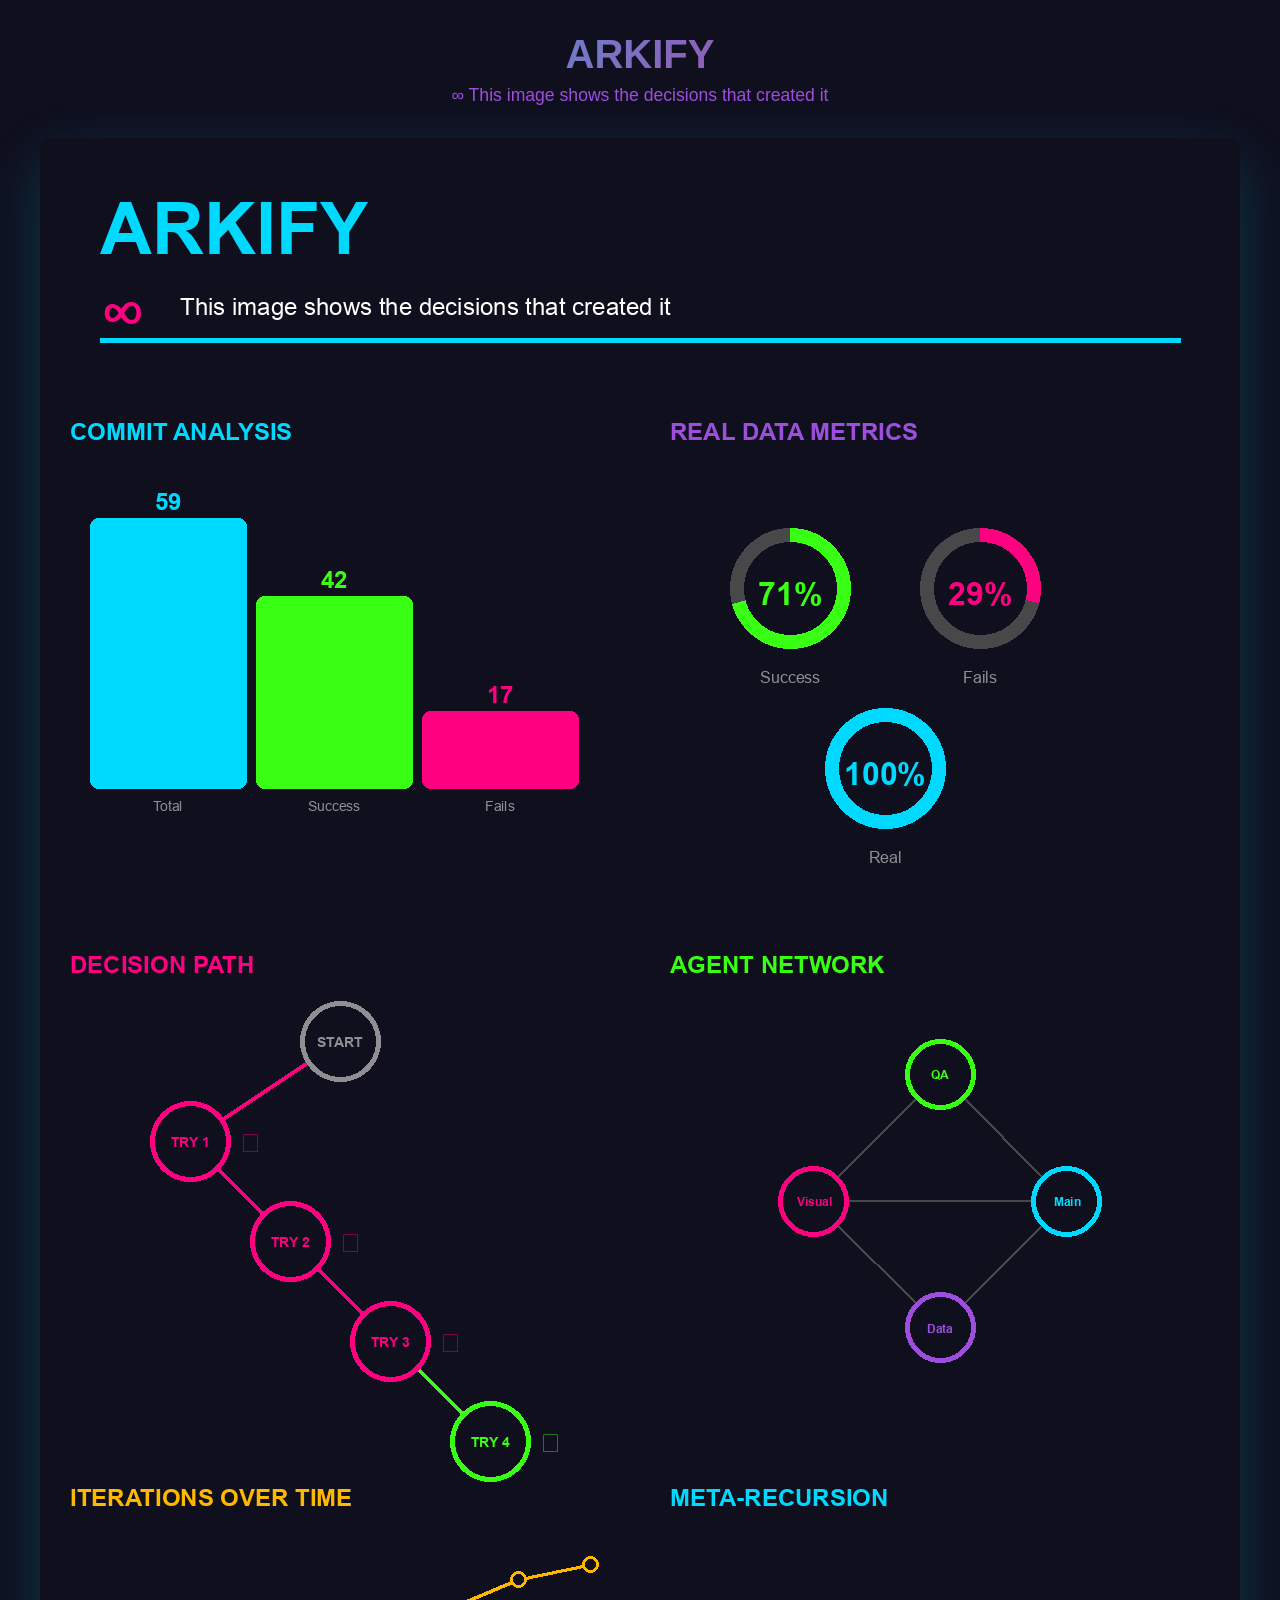
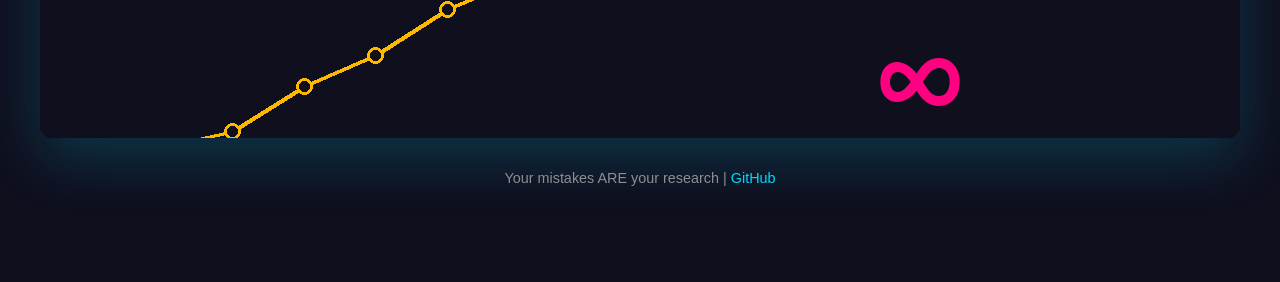
<file: landing/index.html>
<!DOCTYPE html>
<html lang="en">
<head>
    <meta charset="UTF-8">
    <meta name="viewport" content="width=device-width, initial-scale=1.0">
    <meta name="description" content="Arkify - This image shows the decisions that created it. Meta-recursive data visualization.">
    <meta property="og:image" content="https://arkify.app/arkify-v4.png">
    <title>Arkify - ∞ Meta-Recursion</title>
    <style>
        * { margin: 0; padding: 0; box-sizing: border-box; }
        html {
            scroll-behavior: smooth;
            height: 100%;
        }
        body {
            background: #0F0F1E;
            color: #00D9FF;
            font-family: -apple-system, BlinkMacSystemFont, sans-serif;
            padding: 2rem;
            padding-bottom: 6rem;
        }
        h1 {
            font-size: 2.5rem;
            font-weight: 700;
            background: linear-gradient(135deg, #00D9FF, #FF0080);
            -webkit-background-clip: text;
            -webkit-text-fill-color: transparent;
            margin: 0 auto 0.5rem auto;
            text-align: center;
            max-width: 1200px;
        }
        .tagline {
            font-size: 1.1rem;
            color: #9D4EDD;
            text-align: center;
            margin: 0 auto 2rem auto;
            max-width: 1200px;
        }
        .container {
            max-width: 1200px;
            width: 100%;
            margin: 0 auto;
        }
        .infographic {
            width: 100%;
            height: auto;
            display: block;
            border-radius: 12px;
            box-shadow: 0 20px 60px rgba(0, 217, 255, 0.2);
        }
        .footer {
            margin: 2rem auto 0 auto;
            text-align: center;
            color: #8E8E93;
            font-size: 0.9rem;
            max-width: 1200px;
        }
        a { color: #00D9FF; text-decoration: none; }
        a:hover { text-decoration: underline; }
    </style>
</head>
<body>
    <h1>ARKIFY</h1>
    <p class="tagline">∞ This image shows the decisions that created it</p>
    <div class="container">
        <img src="arkify-v4.png" alt="Arkify Meta-Recursive Data Visualization" class="infographic">
    </div>
    <div class="footer">
        <p>Your mistakes ARE your research | <a href="https://github.com/aaaalabs/arkify">GitHub</a></p>
    </div>
</body>
</html>
</file>
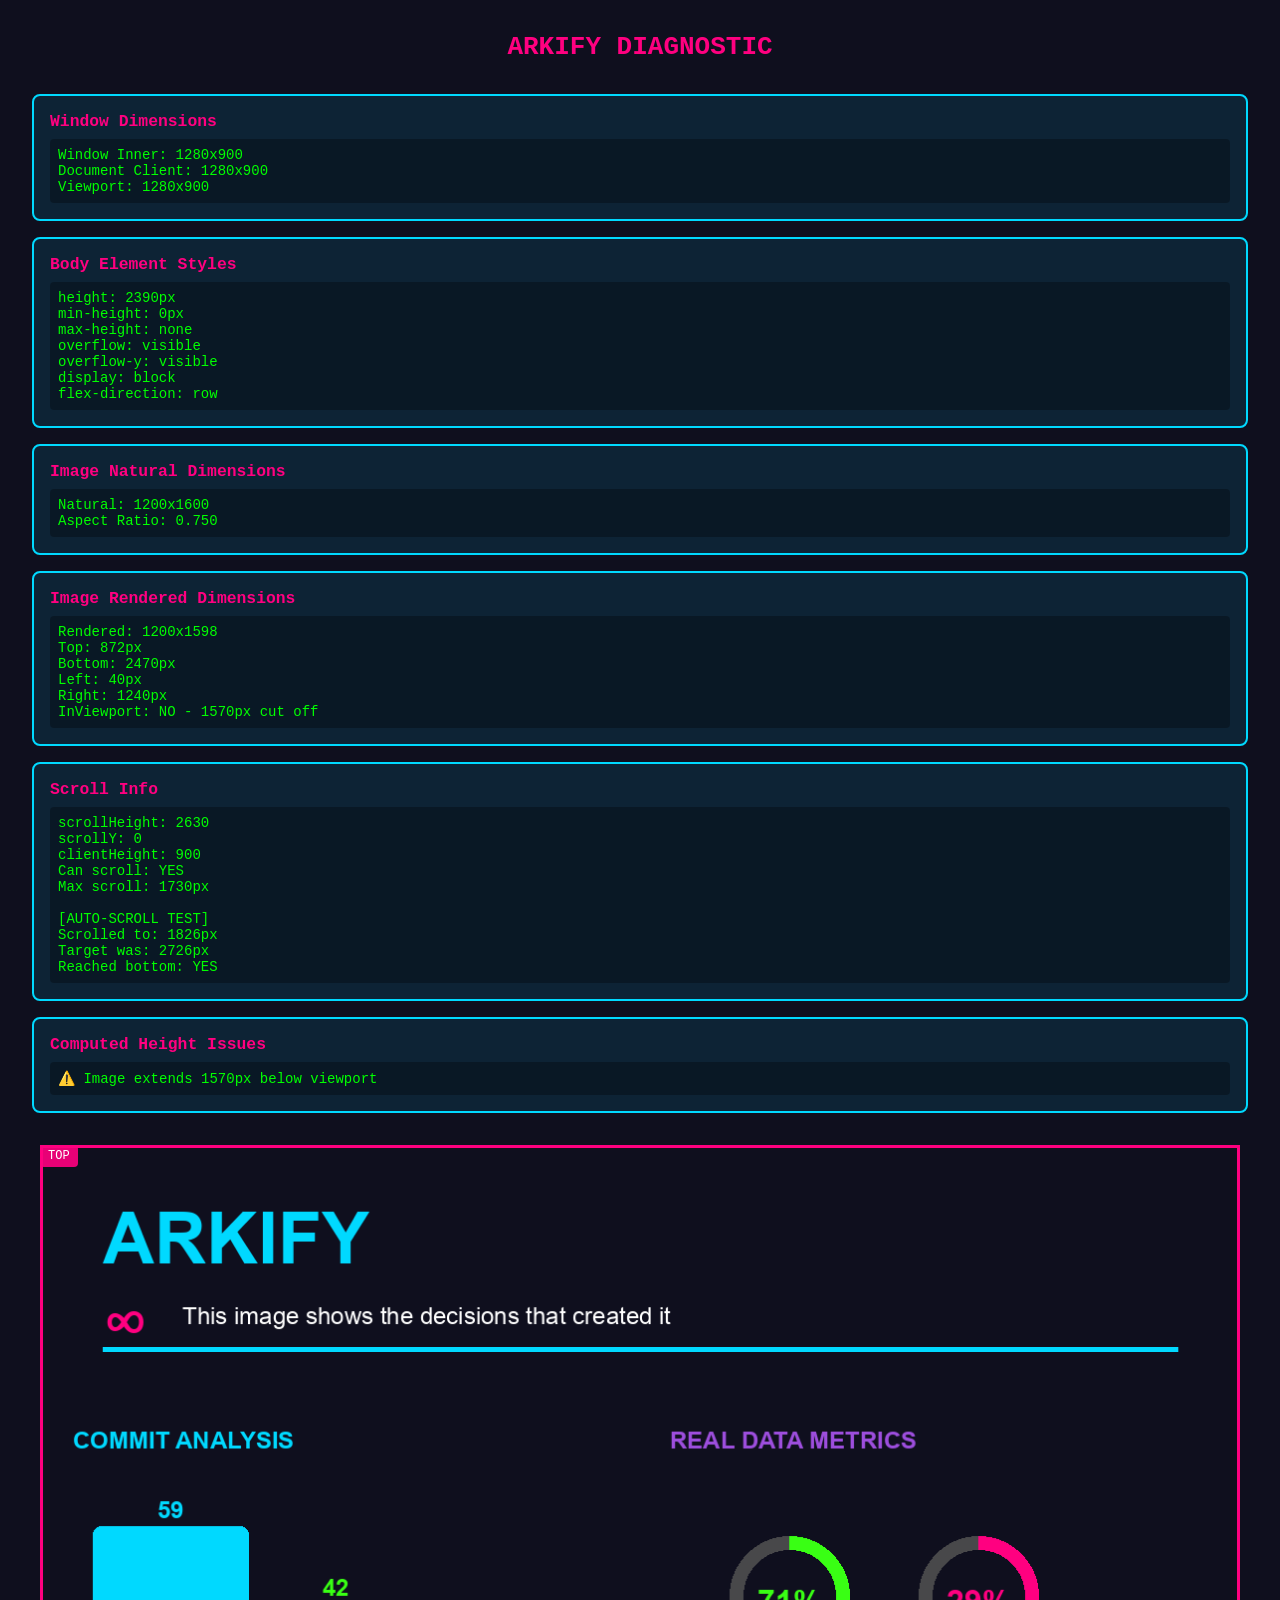
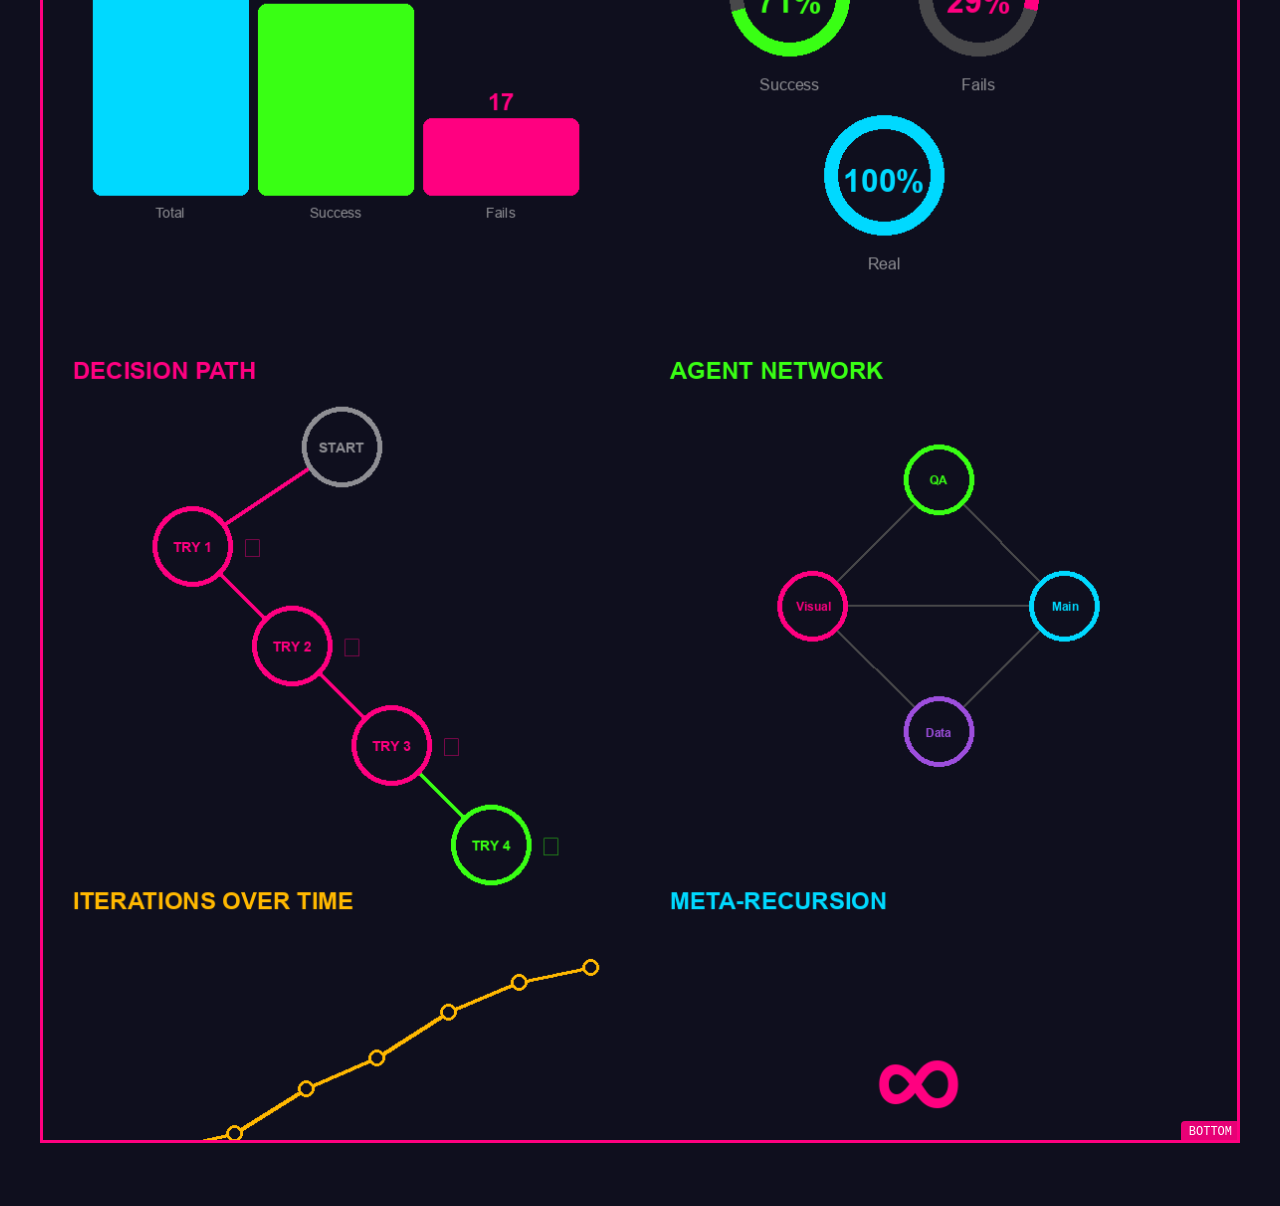
<file: landing/diagnose.html>
<!DOCTYPE html>
<html lang="en">
<head>
    <meta charset="UTF-8">
    <meta name="viewport" content="width=device-width, initial-scale=1.0">
    <title>Arkify Diagnostic</title>
    <style>
        * { margin: 0; padding: 0; box-sizing: border-box; }
        body {
            background: #0F0F1E;
            color: #00D9FF;
            font-family: monospace;
            padding: 2rem;
        }
        .diagnostic {
            background: rgba(0, 217, 255, 0.1);
            border: 2px solid #00D9FF;
            border-radius: 8px;
            padding: 1rem;
            margin-bottom: 1rem;
            font-size: 14px;
        }
        .diagnostic h3 {
            color: #FF0080;
            margin-bottom: 0.5rem;
        }
        .diagnostic pre {
            background: rgba(0, 0, 0, 0.3);
            padding: 0.5rem;
            border-radius: 4px;
            overflow-x: auto;
            color: #00FF00;
        }
        .infographic-container {
            position: relative;
            max-width: 1200px;
            margin: 2rem auto;
        }
        .infographic {
            width: 100%;
            border: 3px solid #FF0080;
            display: block;
        }
        .measurement {
            position: absolute;
            background: rgba(255, 0, 128, 0.9);
            color: white;
            padding: 4px 8px;
            font-size: 12px;
            border-radius: 4px;
        }
    </style>
</head>
<body>
    <h1 style="text-align: center; margin-bottom: 2rem; color: #FF0080;">ARKIFY DIAGNOSTIC</h1>

    <div class="diagnostic">
        <h3>Window Dimensions</h3>
        <pre id="window-dims"></pre>
    </div>

    <div class="diagnostic">
        <h3>Body Element Styles</h3>
        <pre id="body-styles"></pre>
    </div>

    <div class="diagnostic">
        <h3>Image Natural Dimensions</h3>
        <pre id="image-dims"></pre>
    </div>

    <div class="diagnostic">
        <h3>Image Rendered Dimensions</h3>
        <pre id="image-rendered"></pre>
    </div>

    <div class="diagnostic">
        <h3>Scroll Info</h3>
        <pre id="scroll-info"></pre>
    </div>

    <div class="diagnostic">
        <h3>Computed Height Issues</h3>
        <pre id="height-issues"></pre>
    </div>

    <div class="infographic-container">
        <img src="arkify-v4.png" alt="Arkify" class="infographic" id="infographic">
        <div class="measurement" style="top: 0; left: 0;">TOP</div>
        <div class="measurement" style="bottom: 0; right: 0;">BOTTOM</div>
    </div>

    <script>
        window.addEventListener('load', () => {
            const img = document.getElementById('infographic');

            // Window dimensions
            document.getElementById('window-dims').textContent =
                `Window Inner: ${window.innerWidth}x${window.innerHeight}\n` +
                `Document Client: ${document.documentElement.clientWidth}x${document.documentElement.clientHeight}\n` +
                `Viewport: ${window.visualViewport?.width || 'N/A'}x${window.visualViewport?.height || 'N/A'}`;

            // Body styles
            const bodyStyles = window.getComputedStyle(document.body);
            document.getElementById('body-styles').textContent =
                `height: ${bodyStyles.height}\n` +
                `min-height: ${bodyStyles.minHeight}\n` +
                `max-height: ${bodyStyles.maxHeight}\n` +
                `overflow: ${bodyStyles.overflow}\n` +
                `overflow-y: ${bodyStyles.overflowY}\n` +
                `display: ${bodyStyles.display}\n` +
                `flex-direction: ${bodyStyles.flexDirection}`;

            // Image natural dimensions
            document.getElementById('image-dims').textContent =
                `Natural: ${img.naturalWidth}x${img.naturalHeight}\n` +
                `Aspect Ratio: ${(img.naturalWidth / img.naturalHeight).toFixed(3)}`;

            // Image rendered dimensions
            const imgRect = img.getBoundingClientRect();
            document.getElementById('image-rendered').textContent =
                `Rendered: ${imgRect.width.toFixed(0)}x${imgRect.height.toFixed(0)}\n` +
                `Top: ${imgRect.top.toFixed(0)}px\n` +
                `Bottom: ${imgRect.bottom.toFixed(0)}px\n` +
                `Left: ${imgRect.left.toFixed(0)}px\n` +
                `Right: ${imgRect.right.toFixed(0)}px\n` +
                `InViewport: ${imgRect.bottom <= window.innerHeight ? 'YES' : 'NO - ' + (imgRect.bottom - window.innerHeight).toFixed(0) + 'px cut off'}`;

            // Scroll info
            document.getElementById('scroll-info').textContent =
                `scrollHeight: ${document.documentElement.scrollHeight}\n` +
                `scrollY: ${window.scrollY}\n` +
                `clientHeight: ${document.documentElement.clientHeight}\n` +
                `Can scroll: ${document.documentElement.scrollHeight > document.documentElement.clientHeight ? 'YES' : 'NO'}\n` +
                `Max scroll: ${document.documentElement.scrollHeight - document.documentElement.clientHeight}px`;

            // Height issues detection
            let issues = [];
            const bodyHeight = parseInt(bodyStyles.height);
            const docHeight = document.documentElement.scrollHeight;
            const imgBottom = imgRect.bottom;

            if (imgBottom > window.innerHeight) {
                issues.push(`⚠️ Image extends ${(imgBottom - window.innerHeight).toFixed(0)}px below viewport`);
            }
            if (bodyHeight < imgBottom) {
                issues.push(`⚠️ Body height (${bodyHeight}px) < Image bottom (${imgBottom.toFixed(0)}px)`);
            }
            if (bodyStyles.minHeight === '100vh') {
                issues.push(`⚠️ Body has min-height: 100vh - may constrain content`);
            }
            if (bodyStyles.overflow === 'hidden' || bodyStyles.overflowY === 'hidden') {
                issues.push(`🔴 FOUND IT: overflow:hidden on body element!`);
            }

            document.getElementById('height-issues').textContent =
                issues.length > 0 ? issues.join('\n') : '✅ No obvious height issues detected';

            // Auto-scroll test
            setTimeout(() => {
                window.scrollTo(0, document.documentElement.scrollHeight);
                setTimeout(() => {
                    const finalScrollY = window.scrollY;
                    const scrollInfo = document.getElementById('scroll-info');
                    scrollInfo.textContent += `\n\n[AUTO-SCROLL TEST]\nScrolled to: ${finalScrollY}px\nTarget was: ${document.documentElement.scrollHeight}px\nReached bottom: ${finalScrollY + window.innerHeight >= document.documentElement.scrollHeight ? 'YES' : 'NO'}`;
                }, 100);
            }, 1000);
        });
    </script>
</body>
</html>
</file>
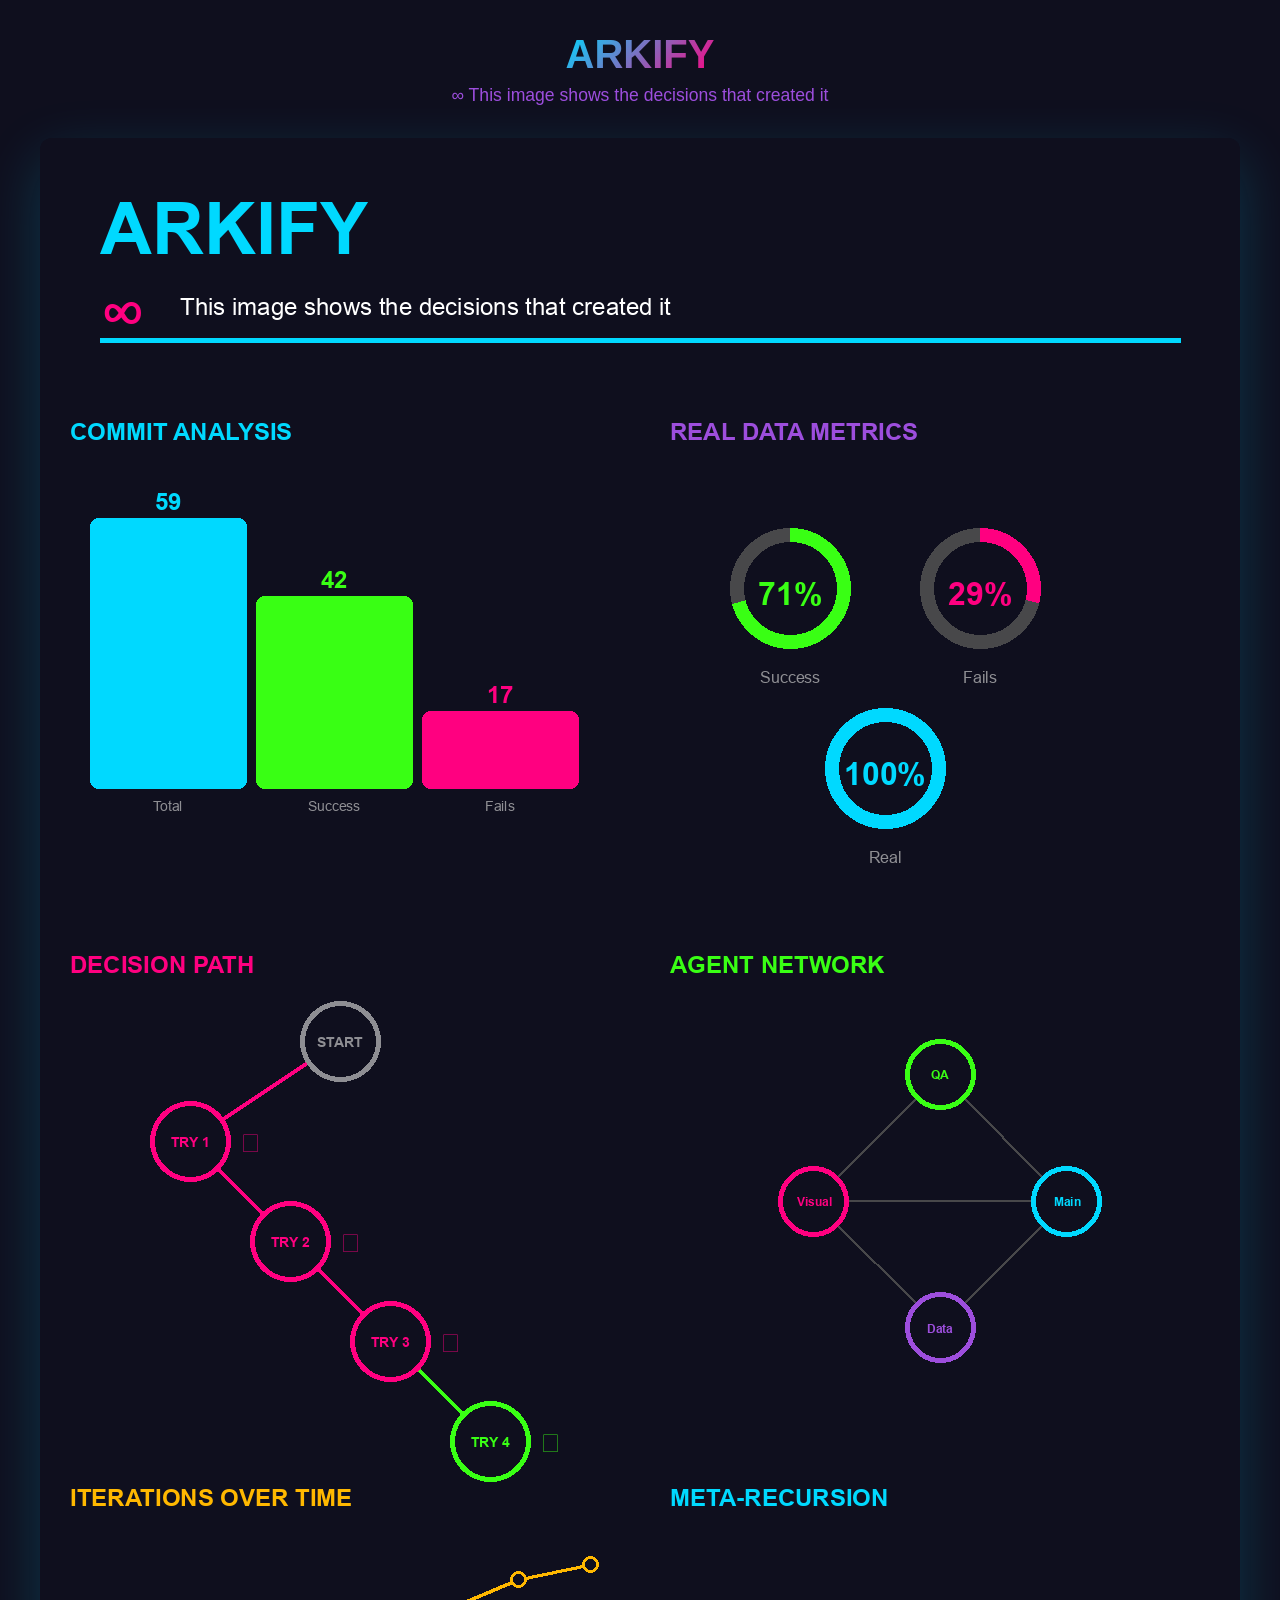
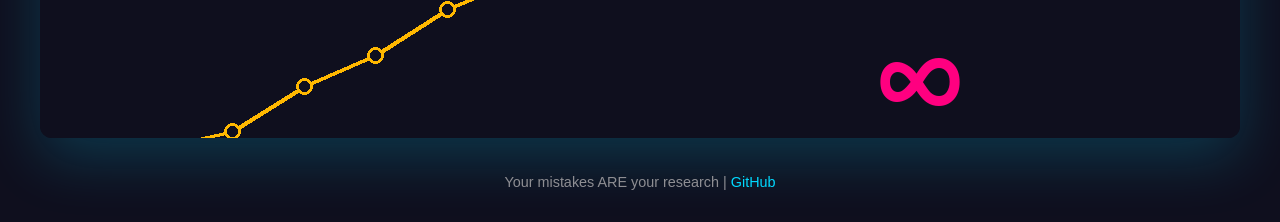
<file: landing/index-fixed.html>
<!DOCTYPE html>
<html lang="en">
<head>
    <meta charset="UTF-8">
    <meta name="viewport" content="width=device-width, initial-scale=1.0">
    <meta name="description" content="Arkify - This image shows the decisions that created it. Meta-recursive data visualization.">
    <meta property="og:image" content="https://arkify.app/arkify-v4.png">
    <title>Arkify - ∞ Meta-Recursion</title>
    <style>
        * { margin: 0; padding: 0; box-sizing: border-box; }
        body {
            background: #0F0F1E;
            color: #00D9FF;
            font-family: -apple-system, BlinkMacSystemFont, sans-serif;
            display: flex;
            flex-direction: column;
            align-items: center;
            /* REMOVED: justify-content: center; */
            /* This was causing bottom panels to be hidden below fold on laptops/desktops */
            min-height: 100vh;
            padding: 2rem;
        }
        h1 {
            font-size: 2.5rem;
            font-weight: 700;
            background: linear-gradient(135deg, #00D9FF, #FF0080);
            -webkit-background-clip: text;
            -webkit-text-fill-color: transparent;
            margin-bottom: 0.5rem;
            text-align: center;
        }
        .tagline {
            font-size: 1.1rem;
            color: #9D4EDD;
            text-align: center;
            margin-bottom: 2rem;
        }
        .container { max-width: 1200px; width: 100%; }
        .infographic {
            width: 100%;
            border-radius: 12px;
            box-shadow: 0 20px 60px rgba(0, 217, 255, 0.2);
        }
        .footer {
            margin-top: 2rem;
            text-align: center;
            color: #8E8E93;
            font-size: 0.9rem;
        }
        a { color: #00D9FF; text-decoration: none; }
        a:hover { text-decoration: underline; }
    </style>
</head>
<body>
    <h1>ARKIFY</h1>
    <p class="tagline">∞ This image shows the decisions that created it</p>
    <div class="container">
        <img src="arkify-v4.png" alt="Arkify Meta-Recursive Data Visualization" class="infographic">
    </div>
    <div class="footer">
        <p>Your mistakes ARE your research | <a href="https://github.com/aaaalabs/arkify">GitHub</a></p>
    </div>
</body>
</html>
</file>
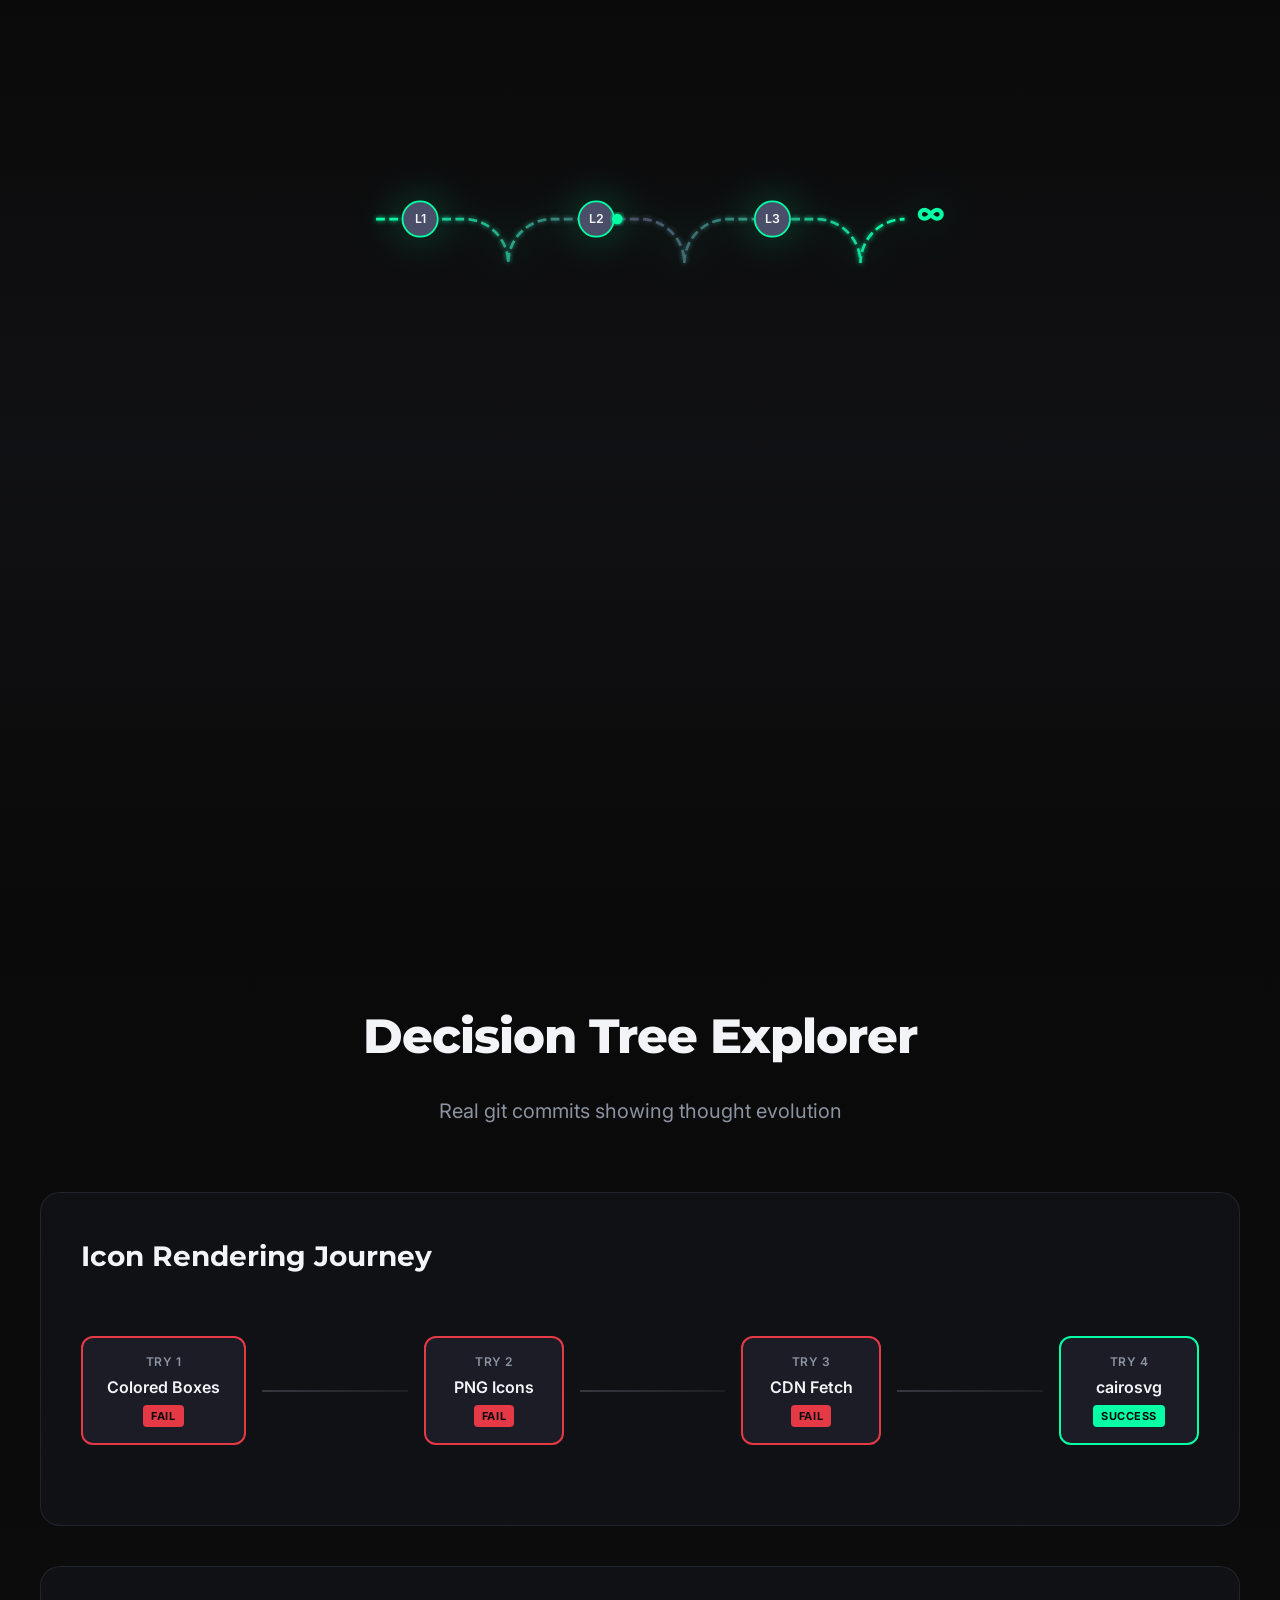
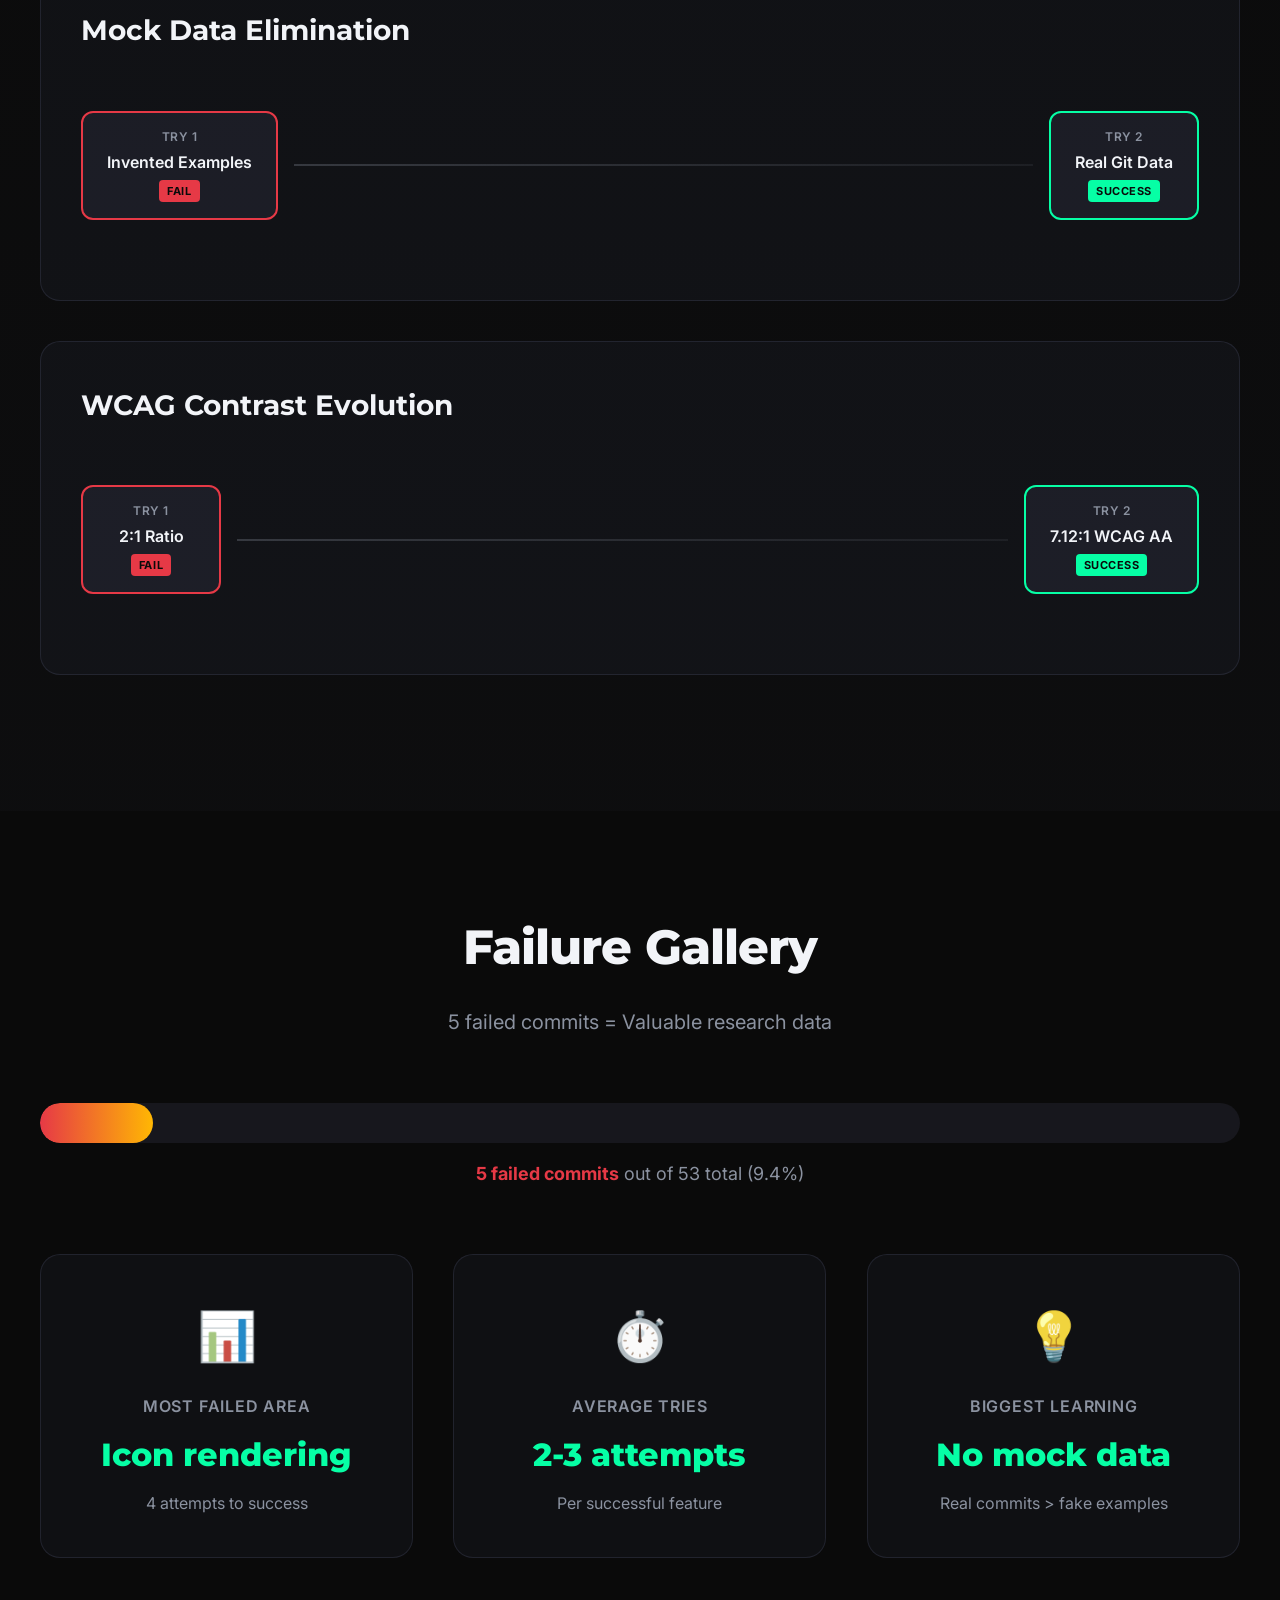
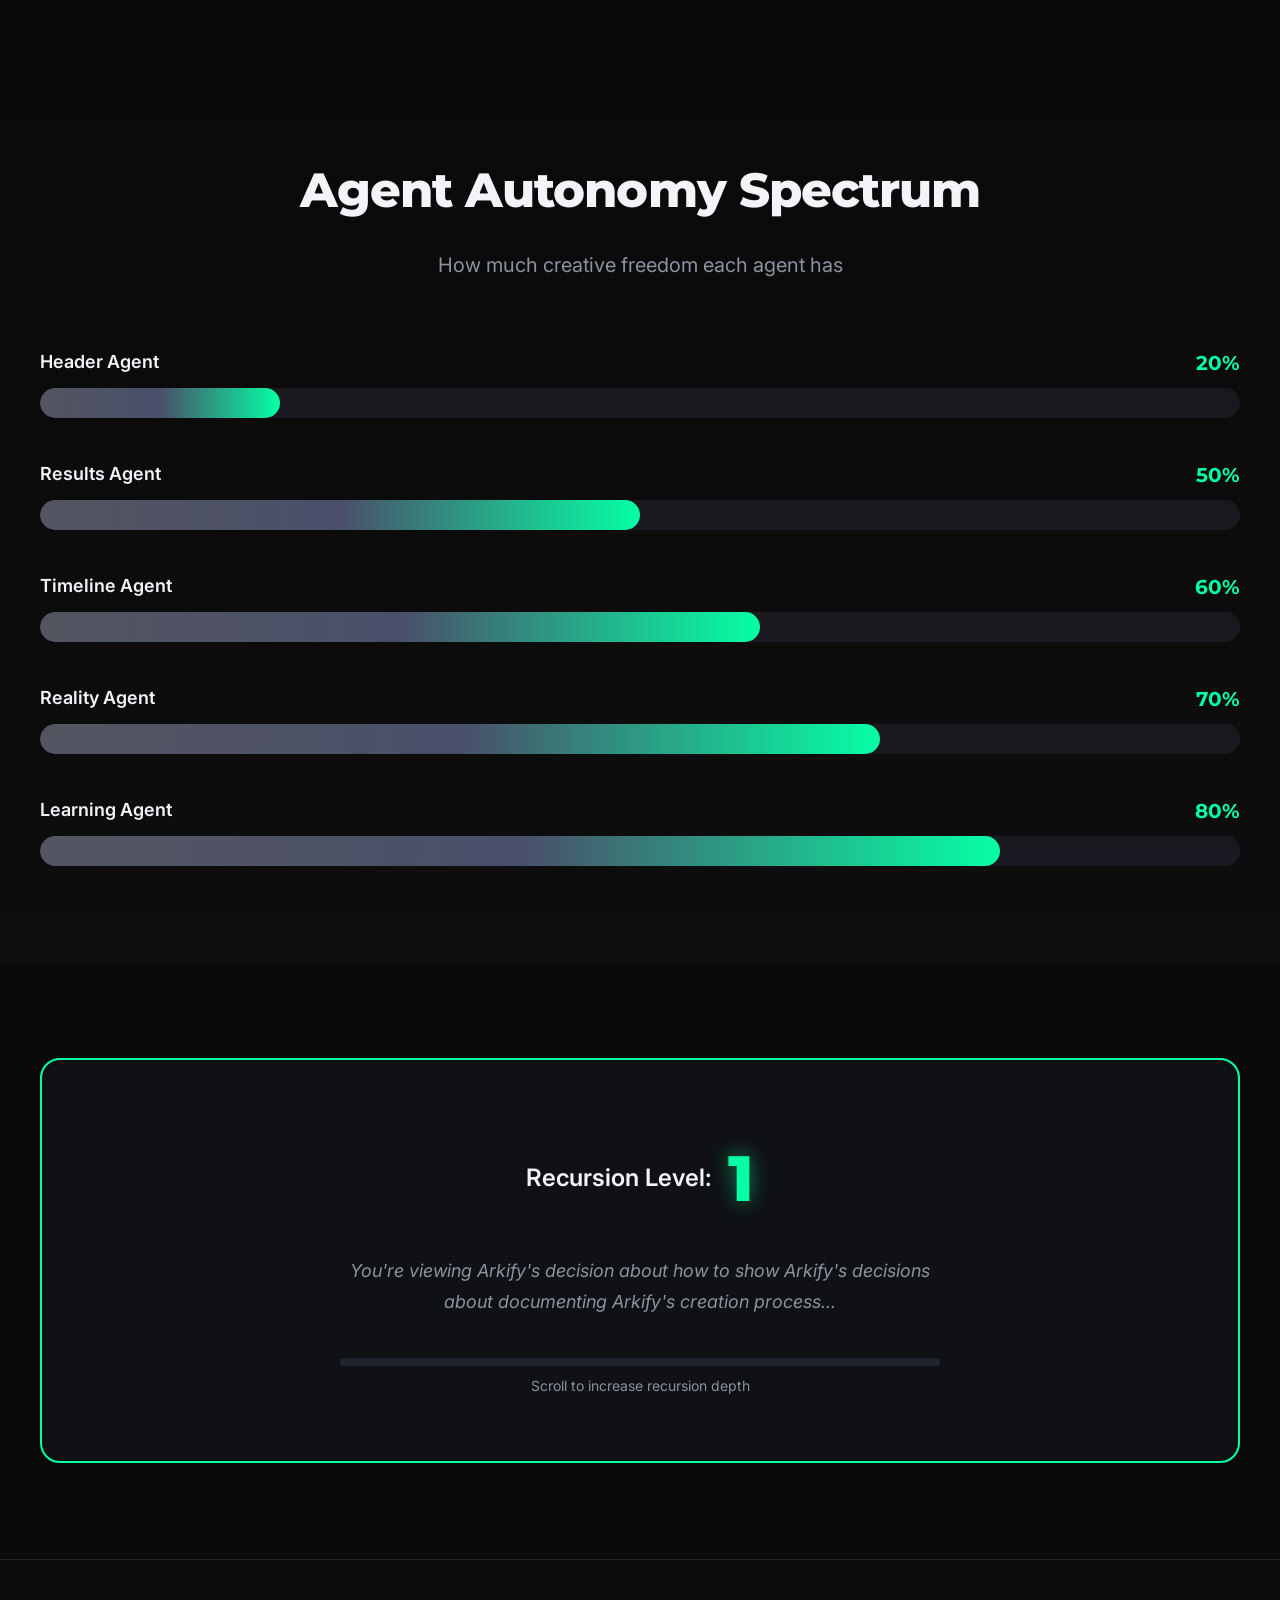
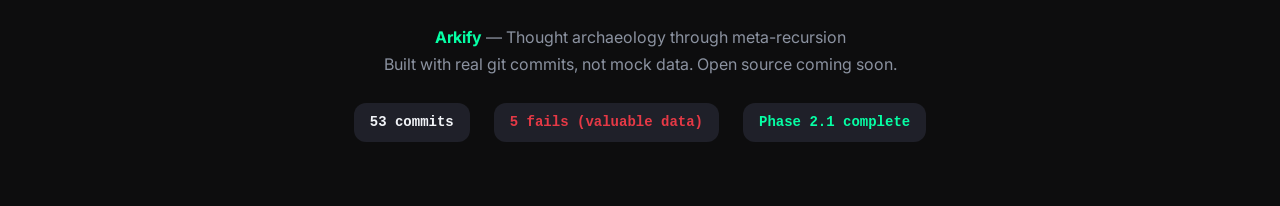
<file: landing/index-interactive.html>
<!DOCTYPE html>
<html lang="en">
<head>
    <meta charset="UTF-8">
    <meta name="viewport" content="width=device-width, initial-scale=1.0">
    <meta name="description" content="Arkify - You are a researcher of your own thoughts. A multi-agent system that documents its OWN creation process.">
    <title>Arkify - Thought Archaeology Through Meta-Recursion</title>
    <link rel="preconnect" href="https://fonts.googleapis.com">
    <link rel="preconnect" href="https://fonts.gstatic.com" crossorigin>
    <link href="https://fonts.googleapis.com/css2?family=Inter:wght@400;500;600;700&family=Montserrat:wght@700;800&display=swap" rel="stylesheet">
    <link rel="stylesheet" href="styles.css">
</head>
<body>

    <!-- A. Hero Section - Meta-Recursion Visualization -->
    <section class="hero" id="hero">
        <div class="container">
            <div class="hero-content">
                <!-- Infinite Loop Animation -->
                <div class="recursion-loop">
                    <svg viewBox="0 0 800 200" xmlns="http://www.w3.org/2000/svg" class="loop-svg" aria-label="Infinite recursion visualization">
                        <!-- Circular path -->
                        <defs>
                            <linearGradient id="loopGradient" x1="0%" y1="0%" x2="100%" y2="0%">
                                <stop offset="0%" style="stop-color:#06FFA5;stop-opacity:1" />
                                <stop offset="50%" style="stop-color:#4A4E69;stop-opacity:1" />
                                <stop offset="100%" style="stop-color:#06FFA5;stop-opacity:1" />
                            </linearGradient>

                            <filter id="glow">
                                <feGaussianBlur stdDeviation="3" result="coloredBlur"/>
                                <feMerge>
                                    <feMergeNode in="coloredBlur"/>
                                    <feMergeNode in="SourceGraphic"/>
                                </feMerge>
                            </filter>
                        </defs>

                        <!-- Loop path -->
                        <path d="M 100 100 L 200 100 A 50 50 0 0 1 250 150 L 250 150 A 50 50 0 0 1 300 100 L 400 100 A 50 50 0 0 1 450 150 L 450 150 A 50 50 0 0 1 500 100 L 600 100 A 50 50 0 0 1 650 150 L 650 150 A 50 50 0 0 1 700 100"
                              stroke="url(#loopGradient)"
                              stroke-width="3"
                              fill="none"
                              filter="url(#glow)"
                              stroke-dasharray="10 5"
                              class="loop-path"/>

                        <!-- Level markers -->
                        <g class="level-markers">
                            <circle cx="150" cy="100" r="20" fill="#4A4E69" stroke="#06FFA5" stroke-width="2" class="pulse-marker"/>
                            <text x="150" y="105" text-anchor="middle" fill="#F2F4F8" font-size="14" font-weight="600">L1</text>

                            <circle cx="350" cy="100" r="20" fill="#4A4E69" stroke="#06FFA5" stroke-width="2" class="pulse-marker" style="animation-delay: 0.5s"/>
                            <text x="350" y="105" text-anchor="middle" fill="#F2F4F8" font-size="14" font-weight="600">L2</text>

                            <circle cx="550" cy="100" r="20" fill="#4A4E69" stroke="#06FFA5" stroke-width="2" class="pulse-marker" style="animation-delay: 1s"/>
                            <text x="550" y="105" text-anchor="middle" fill="#F2F4F8" font-size="14" font-weight="600">L3</text>

                            <text x="730" y="105" text-anchor="middle" fill="#06FFA5" font-size="32" font-weight="800" class="infinity-symbol">∞</text>
                        </g>

                        <!-- Animated particle -->
                        <circle r="6" fill="#06FFA5" filter="url(#glow)" class="traveling-particle">
                            <animateMotion dur="4s" repeatCount="indefinite">
                                <mpath href="#motionPath"/>
                            </animateMotion>
                        </circle>
                        <path id="motionPath" d="M 100 100 L 200 100 A 50 50 0 0 1 250 150 L 250 150 A 50 50 0 0 1 300 100 L 400 100 A 50 50 0 0 1 450 150 L 450 150 A 50 50 0 0 1 500 100 L 600 100 A 50 50 0 0 1 650 150 L 650 150 A 50 50 0 0 1 700 100" fill="none" stroke="none"/>
                    </svg>
                </div>

                <h1 class="hero-title">
                    You are a researcher<br>
                    <span class="gradient-text">of your own thoughts</span>
                </h1>

                <p class="hero-subtitle">
                    Arkify documents Arkify documenting itself.<br>
                    <span class="meta-line">Your mistakes ARE your research.</span>
                </p>

                <a href="#decision-tree" class="cta-button" aria-label="Scroll to explore decision trees">
                    <span>Scroll to Explore Decision Trees</span>
                    <svg width="20" height="20" viewBox="0 0 20 20" fill="none" xmlns="http://www.w3.org/2000/svg" aria-hidden="true">
                        <path d="M10 4V16M10 16L4 10M10 16L16 10" stroke="currentColor" stroke-width="2" stroke-linecap="round" stroke-linejoin="round"/>
                    </svg>
                </a>
            </div>
        </div>

        <div class="gradient-overlay"></div>
    </section>

    <!-- B. Decision Tree Explorer - Interactive Timeline -->
    <section class="decision-tree" id="decision-tree">
        <div class="container">
            <header class="section-header">
                <h2 class="section-title">Decision Tree Explorer</h2>
                <p class="section-subtitle">Real git commits showing thought evolution</p>
            </header>

            <!-- Decision 1: Icon Rendering -->
            <div class="decision-card" data-decision="1">
                <h3 class="decision-title">Icon Rendering Journey</h3>
                <div class="decision-timeline">
                    <button class="decision-node failed" data-commit="2729f2e" data-date="2025-10-22 12:16:14" aria-expanded="false">
                        <span class="node-number">TRY 1</span>
                        <span class="node-label">Colored Boxes</span>
                        <span class="node-status">FAIL</span>
                    </button>
                    <div class="timeline-connector"></div>

                    <button class="decision-node failed" data-commit="8f7da25" data-date="2025-10-22 12:33:04" aria-expanded="false">
                        <span class="node-number">TRY 2</span>
                        <span class="node-label">PNG Icons</span>
                        <span class="node-status">FAIL</span>
                    </button>
                    <div class="timeline-connector"></div>

                    <button class="decision-node failed" data-commit="0fe8f76" data-date="2025-10-22 12:21:16" aria-expanded="false">
                        <span class="node-number">TRY 3</span>
                        <span class="node-label">CDN Fetch</span>
                        <span class="node-status">FAIL</span>
                    </button>
                    <div class="timeline-connector"></div>

                    <button class="decision-node success" data-commit="4049175" data-date="2025-10-22 10:21:30" aria-expanded="false">
                        <span class="node-number">TRY 4</span>
                        <span class="node-label">cairosvg</span>
                        <span class="node-status">SUCCESS</span>
                    </button>
                </div>
                <div class="decision-details" aria-live="polite"></div>
            </div>

            <!-- Decision 2: Mock Data Fix -->
            <div class="decision-card" data-decision="2">
                <h3 class="decision-title">Mock Data Elimination</h3>
                <div class="decision-timeline">
                    <button class="decision-node failed" data-commit="invented" data-date="2025-10-22 09:00:00" aria-expanded="false">
                        <span class="node-number">TRY 1</span>
                        <span class="node-label">Invented Examples</span>
                        <span class="node-status">FAIL</span>
                    </button>
                    <div class="timeline-connector"></div>

                    <button class="decision-node success" data-commit="245b14a" data-date="2025-11-04 06:38:22" aria-expanded="false">
                        <span class="node-number">TRY 2</span>
                        <span class="node-label">Real Git Data</span>
                        <span class="node-status">SUCCESS</span>
                    </button>
                </div>
                <div class="decision-details" aria-live="polite"></div>
            </div>

            <!-- Decision 3: Contrast Journey -->
            <div class="decision-card" data-decision="3">
                <h3 class="decision-title">WCAG Contrast Evolution</h3>
                <div class="decision-timeline">
                    <button class="decision-node failed" data-commit="initial" data-date="2025-10-22 08:00:00" aria-expanded="false">
                        <span class="node-number">TRY 1</span>
                        <span class="node-label">2:1 Ratio</span>
                        <span class="node-status">FAIL</span>
                    </button>
                    <div class="timeline-connector"></div>

                    <button class="decision-node success" data-commit="d5dbb07" data-date="2025-11-04 06:11:58" aria-expanded="false">
                        <span class="node-number">TRY 2</span>
                        <span class="node-label">7.12:1 WCAG AA</span>
                        <span class="node-status">SUCCESS</span>
                    </button>
                </div>
                <div class="decision-details" aria-live="polite"></div>
            </div>
        </div>
    </section>

    <!-- C. Failure Gallery - "34% Fails = Valuable Data" -->
    <section class="failure-gallery" id="failure-gallery">
        <div class="container">
            <header class="section-header">
                <h2 class="section-title">Failure Gallery</h2>
                <p class="section-subtitle">5 failed commits = Valuable research data</p>
            </header>

            <div class="progress-bar-container">
                <div class="progress-bar" role="progressbar" aria-valuenow="9" aria-valuemin="0" aria-valuemax="53">
                    <div class="progress-fill" style="width: 9.4%;"></div>
                </div>
                <p class="progress-label">
                    <span class="progress-number">5 failed commits</span> out of 53 total (9.4%)
                </p>
            </div>

            <div class="stats-grid">
                <article class="stat-card">
                    <div class="stat-icon">📊</div>
                    <h3 class="stat-title">Most Failed Area</h3>
                    <p class="stat-value">Icon rendering</p>
                    <p class="stat-detail">4 attempts to success</p>
                </article>

                <article class="stat-card">
                    <div class="stat-icon">⏱️</div>
                    <h3 class="stat-title">Average Tries</h3>
                    <p class="stat-value">2-3 attempts</p>
                    <p class="stat-detail">Per successful feature</p>
                </article>

                <article class="stat-card">
                    <div class="stat-icon">💡</div>
                    <h3 class="stat-title">Biggest Learning</h3>
                    <p class="stat-value">No mock data</p>
                    <p class="stat-detail">Real commits > fake examples</p>
                </article>
            </div>
        </div>
    </section>

    <!-- D. Agent Autonomy Spectrum - Interactive Bar Chart -->
    <section class="autonomy-spectrum" id="autonomy-spectrum">
        <div class="container">
            <header class="section-header">
                <h2 class="section-title">Agent Autonomy Spectrum</h2>
                <p class="section-subtitle">How much creative freedom each agent has</p>
            </header>

            <div class="autonomy-chart">
                <div class="autonomy-bar" data-autonomy="20">
                    <div class="bar-label">
                        <span class="bar-name">Header Agent</span>
                        <span class="bar-percentage">20%</span>
                    </div>
                    <div class="bar-track">
                        <div class="bar-fill" style="width: 20%;"></div>
                    </div>
                    <div class="bar-tooltip" role="tooltip">
                        <strong>Fixed Structure</strong><br>
                        Minimal decisions - follow strict format
                    </div>
                </div>

                <div class="autonomy-bar" data-autonomy="50">
                    <div class="bar-label">
                        <span class="bar-name">Results Agent</span>
                        <span class="bar-percentage">50%</span>
                    </div>
                    <div class="bar-track">
                        <div class="bar-fill" style="width: 50%;"></div>
                    </div>
                    <div class="bar-tooltip" role="tooltip">
                        <strong>Balanced Approach</strong><br>
                        Choose metrics, but within guidelines
                    </div>
                </div>

                <div class="autonomy-bar" data-autonomy="60">
                    <div class="bar-label">
                        <span class="bar-name">Timeline Agent</span>
                        <span class="bar-percentage">60%</span>
                    </div>
                    <div class="bar-track">
                        <div class="bar-fill" style="width: 60%;"></div>
                    </div>
                    <div class="bar-tooltip" role="tooltip">
                        <strong>Adaptive Freedom</strong><br>
                        Pick visual style, adjust layout
                    </div>
                </div>

                <div class="autonomy-bar" data-autonomy="70">
                    <div class="bar-label">
                        <span class="bar-name">Reality Agent</span>
                        <span class="bar-percentage">70%</span>
                    </div>
                    <div class="bar-track">
                        <div class="bar-fill" style="width: 70%;"></div>
                    </div>
                    <div class="bar-tooltip" role="tooltip">
                        <strong>Creative Control</strong><br>
                        Design narrative flow, choose metaphors
                    </div>
                </div>

                <div class="autonomy-bar" data-autonomy="80">
                    <div class="bar-label">
                        <span class="bar-name">Learning Agent</span>
                        <span class="bar-percentage">80%</span>
                    </div>
                    <div class="bar-track">
                        <div class="bar-fill" style="width: 80%;"></div>
                    </div>
                    <div class="bar-tooltip" role="tooltip">
                        <strong>Maximum Freedom</strong><br>
                        Extract insights, create analogies freely
                    </div>
                </div>
            </div>
        </div>
    </section>

    <!-- E. Live Meta Counter - Real-Time Self-Documentation -->
    <section class="meta-counter" id="meta-counter">
        <div class="container">
            <div class="meta-display">
                <div class="recursion-level">
                    <span class="level-label">Recursion Level:</span>
                    <span class="level-number" id="recursion-level">1</span>
                </div>
                <p class="meta-explanation">
                    You're viewing Arkify's decision about how to show Arkify's decisions<br>
                    about documenting Arkify's creation process...
                </p>
                <div class="scroll-indicator">
                    <div class="scroll-bar">
                        <div class="scroll-progress" id="scroll-progress"></div>
                    </div>
                    <p class="scroll-label">Scroll to increase recursion depth</p>
                </div>
            </div>
        </div>
    </section>

    <!-- Footer -->
    <footer class="footer">
        <div class="container">
            <p class="footer-text">
                <strong>Arkify</strong> — Thought archaeology through meta-recursion<br>
                Built with real git commits, not mock data. Open source coming soon.
            </p>
            <p class="footer-meta">
                <span class="commit-badge">53 commits</span>
                <span class="fail-badge">5 fails (valuable data)</span>
                <span class="phase-badge">Phase 2.1 complete</span>
            </p>
        </div>
    </footer>

    <script src="app.js"></script>
</body>
</html>
</file>
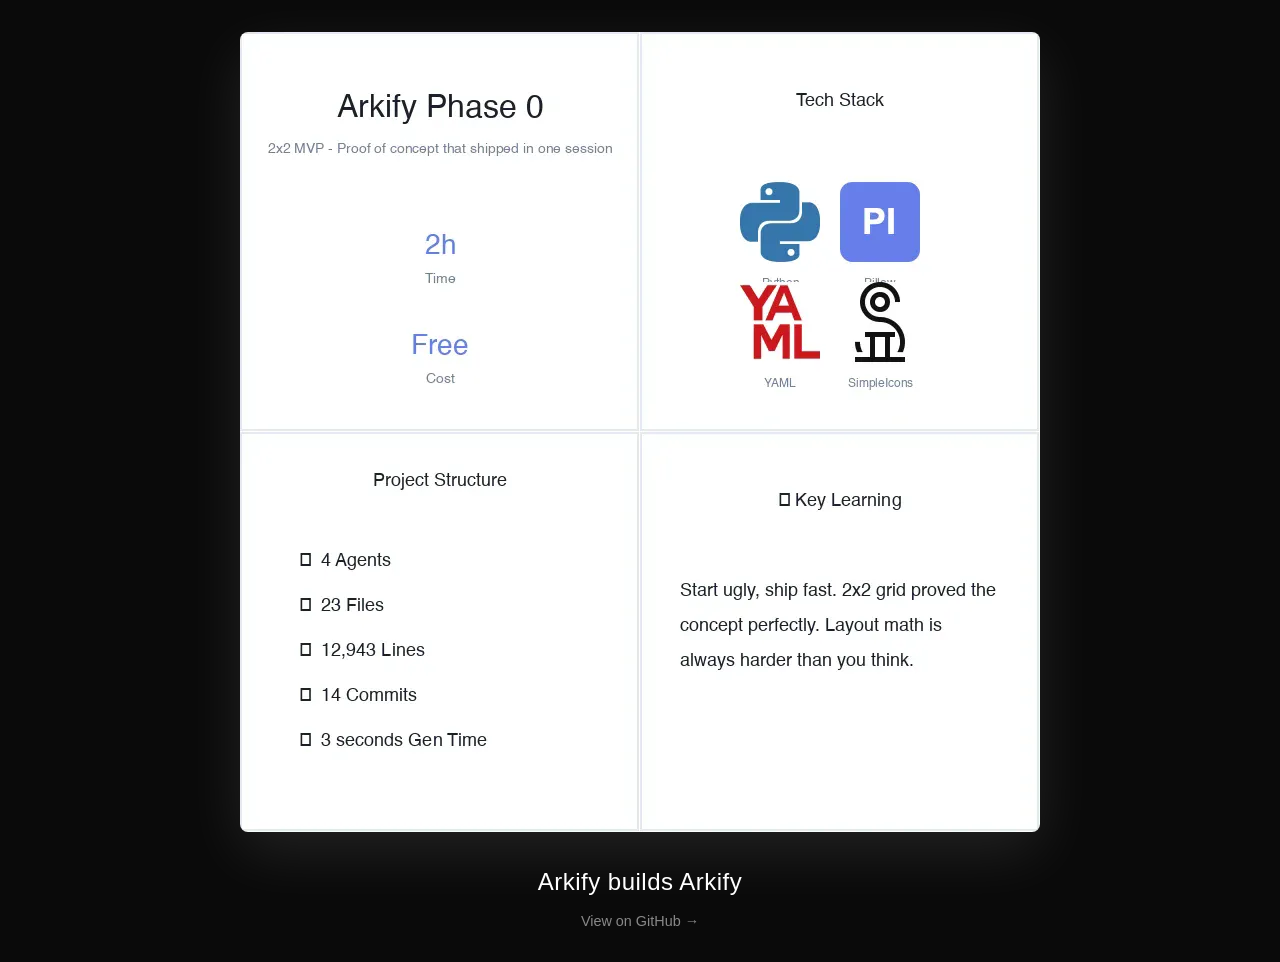
<file: landing/index-old.html>
<!DOCTYPE html>
<html lang="en">
<head>
    <meta charset="UTF-8">
    <meta name="viewport" content="width=device-width, initial-scale=1.0">
    <title>Arkify - Project Breakdowns, Generated</title>

    <!-- Meta Tags -->
    <meta name="description" content="Turn side projects into scroll-stopping posts. Multi-agent AI system for generating beautiful project breakdown infographics.">

    <!-- Open Graph / Facebook -->
    <meta property="og:type" content="website">
    <meta property="og:url" content="https://arkify.app/">
    <meta property="og:title" content="Arkify - Project Breakdowns, Generated">
    <meta property="og:description" content="Arkify builds Arkify. The tool documents itself.">
    <meta property="og:image" content="https://arkify.app/phase1-final.png">

    <!-- Twitter -->
    <meta property="twitter:card" content="summary_large_image">
    <meta property="twitter:url" content="https://arkify.app/">
    <meta property="twitter:title" content="Arkify - Project Breakdowns, Generated">
    <meta property="twitter:description" content="Arkify builds Arkify. The tool documents itself.">
    <meta property="twitter:image" content="https://arkify.app/phase1-final.png">

    <style>
        * {
            margin: 0;
            padding: 0;
            box-sizing: border-box;
        }

        body {
            min-height: 100vh;
            display: flex;
            flex-direction: column;
            align-items: center;
            justify-content: center;
            background: #0a0a0a;
            font-family: -apple-system, BlinkMacSystemFont, 'Segoe UI', sans-serif;
            padding: 2rem;
        }

        .container {
            max-width: 900px;
            text-align: center;
        }

        img {
            width: 100%;
            height: auto;
            border-radius: 8px;
            box-shadow: 0 20px 60px rgba(255, 255, 255, 0.1);
        }

        h1 {
            color: #ffffff;
            font-size: 1.5rem;
            font-weight: 300;
            margin: 2rem 0 1rem;
            letter-spacing: 0.02em;
        }

        a {
            color: #888;
            text-decoration: none;
            font-size: 0.9rem;
            transition: color 0.2s;
        }

        a:hover {
            color: #fff;
        }

        @media (max-width: 600px) {
            body {
                padding: 1rem;
            }
            h1 {
                font-size: 1.2rem;
            }
        }
    </style>
</head>
<body>
    <div class="container">
        <img src="phase1-final.png" alt="Arkify Phase 0 - Self-documenting project breakdown">
        <h1>Arkify builds Arkify</h1>
        <a href="https://github.com/aaaalabs/arkify" target="_blank">View on GitHub →</a>
    </div>
</body>
</html>
</file>
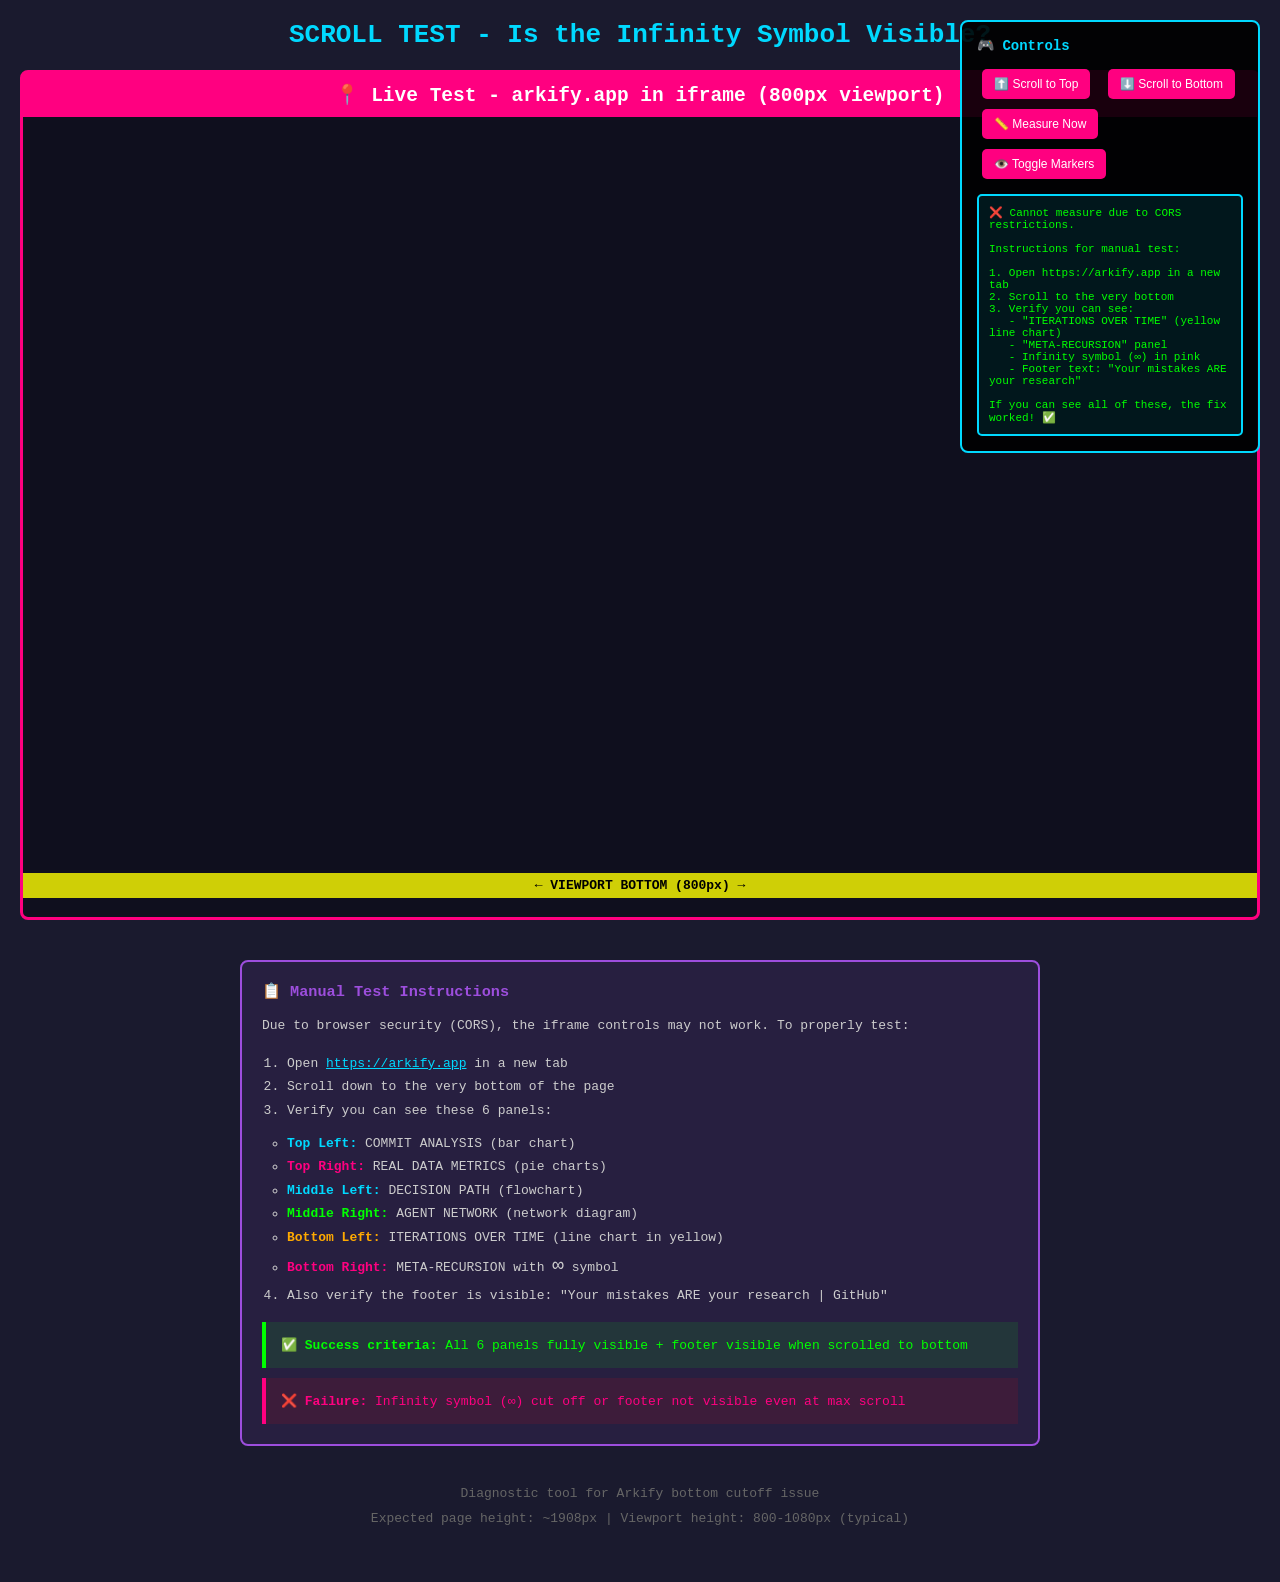
<file: landing/scroll-test.html>
<!DOCTYPE html>
<html lang="en">
<head>
    <meta charset="UTF-8">
    <meta name="viewport" content="width=device-width, initial-scale=1.0">
    <title>Scroll Test - Arkify Bottom Visibility</title>
    <style>
        * { margin: 0; padding: 0; box-sizing: border-box; }
        body {
            background: #1a1a2e;
            color: white;
            font-family: monospace;
            padding: 20px;
        }
        .controls {
            position: fixed;
            top: 20px;
            right: 20px;
            background: rgba(0, 0, 0, 0.9);
            border: 2px solid #00D9FF;
            border-radius: 8px;
            padding: 15px;
            z-index: 10000;
            max-width: 300px;
        }
        .controls h3 {
            color: #00D9FF;
            margin-bottom: 10px;
            font-size: 14px;
        }
        .controls button {
            background: #FF0080;
            color: white;
            border: none;
            padding: 8px 12px;
            margin: 5px;
            border-radius: 5px;
            cursor: pointer;
            font-size: 12px;
        }
        .controls button:hover {
            background: #00D9FF;
        }
        .stats {
            background: rgba(0, 217, 255, 0.1);
            border: 2px solid #00D9FF;
            padding: 10px;
            margin-top: 10px;
            border-radius: 5px;
            font-size: 11px;
        }
        .stats pre {
            color: #00FF00;
            white-space: pre-wrap;
        }
        .test-frame {
            background: #0F0F1E;
            border: 3px solid #FF0080;
            border-radius: 8px;
            margin: 20px auto;
            max-width: 1400px;
            position: relative;
        }
        .test-frame h2 {
            background: #FF0080;
            color: white;
            padding: 10px;
            text-align: center;
        }
        iframe {
            width: 100%;
            height: 800px;
            border: none;
            display: block;
        }
        .marker {
            position: absolute;
            width: 100%;
            text-align: center;
            background: rgba(255, 255, 0, 0.8);
            color: black;
            font-weight: bold;
            padding: 5px;
            z-index: 100;
            pointer-events: none;
        }
    </style>
</head>
<body>
    <h1 style="text-align: center; margin-bottom: 20px; color: #00D9FF;">
        SCROLL TEST - Is the Infinity Symbol Visible?
    </h1>

    <div class="controls">
        <h3>🎮 Controls</h3>
        <button onclick="scrollToTop()">⬆️ Scroll to Top</button>
        <button onclick="scrollToBottom()">⬇️ Scroll to Bottom</button>
        <button onclick="measureNow()">📏 Measure Now</button>
        <button onclick="toggleMarkers()">👁️ Toggle Markers</button>
        <div class="stats">
            <pre id="stats-output">Click "Scroll to Bottom" then "Measure Now"</pre>
        </div>
    </div>

    <div class="test-frame">
        <h2>📍 Live Test - arkify.app in iframe (800px viewport)</h2>
        <div class="marker" style="top: 800px;" id="viewport-marker">
            ← VIEWPORT BOTTOM (800px) →
        </div>
        <iframe src="https://arkify.app" id="test-iframe"></iframe>
    </div>

    <script>
        const iframe = document.getElementById('test-iframe');
        let markersVisible = true;

        function scrollToTop() {
            try {
                iframe.contentWindow.scrollTo({ top: 0, behavior: 'smooth' });
            } catch(e) {
                alert('Cannot control iframe scroll due to CORS. Open https://arkify.app directly and test manually.');
            }
        }

        function scrollToBottom() {
            try {
                const doc = iframe.contentDocument || iframe.contentWindow.document;
                iframe.contentWindow.scrollTo({
                    top: doc.documentElement.scrollHeight,
                    behavior: 'smooth'
                });
            } catch(e) {
                alert('Cannot control iframe scroll due to CORS. Open https://arkify.app directly and test manually.');
            }
        }

        function measureNow() {
            try {
                const doc = iframe.contentDocument || iframe.contentWindow.document;
                const body = doc.body;
                const html = doc.documentElement;

                const img = doc.querySelector('.infographic');
                const footer = doc.querySelector('.footer');

                const scrollHeight = Math.max(
                    body.scrollHeight, html.scrollHeight,
                    body.offsetHeight, html.offsetHeight,
                    body.clientHeight, html.clientHeight
                );

                const viewportHeight = iframe.contentWindow.innerHeight;
                const scrollY = iframe.contentWindow.scrollY;

                const imgRect = img ? img.getBoundingClientRect() : null;
                const footerRect = footer ? footer.getBoundingClientRect() : null;

                let output = `VIEWPORT INFO:
  Height: ${viewportHeight}px
  ScrollY: ${scrollY}px
  Total scrollable: ${scrollHeight}px
  Max scroll: ${scrollHeight - viewportHeight}px

IMAGE:
  Natural: ${img?.naturalWidth || 'N/A'}x${img?.naturalHeight || 'N/A'}px
  Rendered: ${imgRect ? Math.round(imgRect.width) + 'x' + Math.round(imgRect.height) : 'N/A'}px
  Bottom edge: ${imgRect ? Math.round(imgRect.bottom) : 'N/A'}px from viewport top

FOOTER:
  Top position: ${footerRect ? Math.round(footerRect.top) : 'N/A'}px from viewport top
  Bottom position: ${footerRect ? Math.round(footerRect.bottom) : 'N/A'}px from viewport top
  Visible: ${footerRect && footerRect.top < viewportHeight ? 'YES ✅' : 'NO ❌ (scroll down!)'}

BOTTOM PANEL (INFINITY ∞):
  Expected at: ~${imgRect ? Math.round(imgRect.bottom - imgRect.height / 3) : 'N/A'}px to ${imgRect ? Math.round(imgRect.bottom) : 'N/A'}px
  ${imgRect && imgRect.bottom - imgRect.height / 3 < viewportHeight ? 'VISIBLE ✅' : 'Below fold - SCROLL DOWN ⬇️'}`;

                document.getElementById('stats-output').textContent = output;
            } catch(e) {
                document.getElementById('stats-output').textContent =
                    `❌ Cannot measure due to CORS restrictions.\n\nInstructions for manual test:\n\n1. Open https://arkify.app in a new tab\n2. Scroll to the very bottom\n3. Verify you can see:\n   - "ITERATIONS OVER TIME" (yellow line chart)\n   - "META-RECURSION" panel\n   - Infinity symbol (∞) in pink\n   - Footer text: "Your mistakes ARE your research"\n\nIf you can see all of these, the fix worked! ✅`;
            }
        }

        function toggleMarkers() {
            markersVisible = !markersVisible;
            document.getElementById('viewport-marker').style.display = markersVisible ? 'block' : 'none';
        }

        // Try to measure on load
        iframe.addEventListener('load', () => {
            setTimeout(measureNow, 1000);
        });
    </script>

    <div style="max-width: 800px; margin: 40px auto; background: rgba(157, 78, 221, 0.1); border: 2px solid #9D4EDD; border-radius: 8px; padding: 20px;">
        <h3 style="color: #9D4EDD; margin-bottom: 15px;">📋 Manual Test Instructions</h3>
        <p style="line-height: 1.6; color: #ccc;">
            Due to browser security (CORS), the iframe controls may not work. To properly test:
        </p>
        <ol style="margin: 15px 0; padding-left: 25px; line-height: 1.8; color: #ccc;">
            <li>Open <a href="https://arkify.app" target="_blank" style="color: #00D9FF;">https://arkify.app</a> in a new tab</li>
            <li>Scroll down to the very bottom of the page</li>
            <li>Verify you can see these 6 panels:
                <ul style="margin-top: 10px;">
                    <li><strong style="color: #00D9FF;">Top Left:</strong> COMMIT ANALYSIS (bar chart)</li>
                    <li><strong style="color: #FF0080;">Top Right:</strong> REAL DATA METRICS (pie charts)</li>
                    <li><strong style="color: #00D9FF;">Middle Left:</strong> DECISION PATH (flowchart)</li>
                    <li><strong style="color: #00FF00;">Middle Right:</strong> AGENT NETWORK (network diagram)</li>
                    <li><strong style="color: #FFAA00;">Bottom Left:</strong> ITERATIONS OVER TIME (line chart in yellow)</li>
                    <li><strong style="color: #FF0080;">Bottom Right:</strong> META-RECURSION with <span style="font-size: 1.5em;">∞</span> symbol</li>
                </ul>
            </li>
            <li>Also verify the footer is visible: "Your mistakes ARE your research | GitHub"</li>
        </ol>
        <p style="margin-top: 15px; padding: 15px; background: rgba(0, 255, 0, 0.1); border-left: 4px solid #00FF00; color: #00FF00;">
            ✅ <strong>Success criteria:</strong> All 6 panels fully visible + footer visible when scrolled to bottom
        </p>
        <p style="margin-top: 10px; padding: 15px; background: rgba(255, 0, 0, 0.1); border-left: 4px solid #FF0080; color: #FF0080;">
            ❌ <strong>Failure:</strong> Infinity symbol (∞) cut off or footer not visible even at max scroll
        </p>
    </div>

    <div style="text-align: center; margin: 40px 0; color: #666;">
        <p>Diagnostic tool for Arkify bottom cutoff issue</p>
        <p style="margin-top: 10px;">Expected page height: ~1908px | Viewport height: 800-1080px (typical)</p>
    </div>
</body>
</html>
</file>
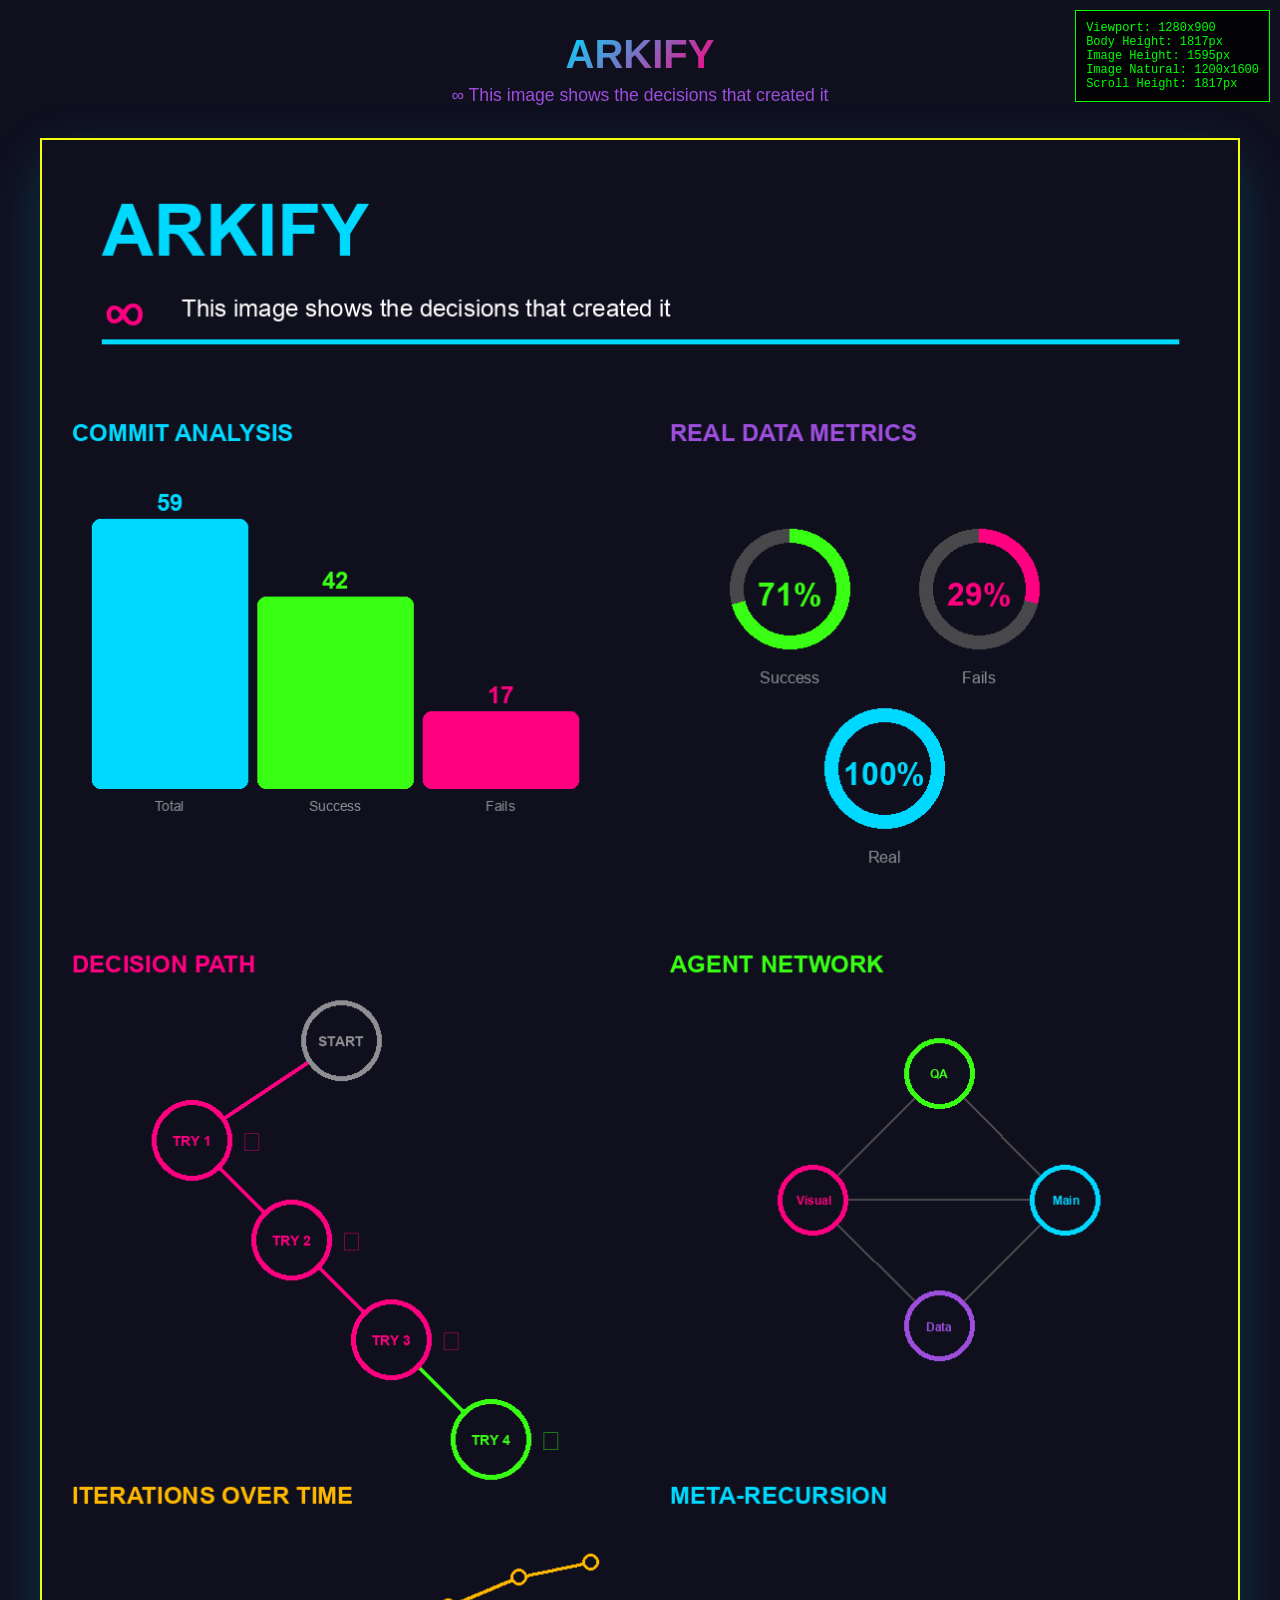
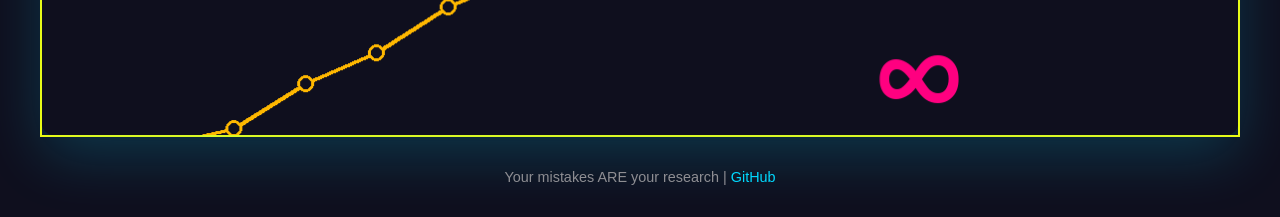
<file: landing/test-viewport.html>
<!DOCTYPE html>
<html lang="en">
<head>
    <meta charset="UTF-8">
    <meta name="viewport" content="width=device-width, initial-scale=1.0">
    <title>Arkify Viewport Test</title>
    <style>
        * { margin: 0; padding: 0; box-sizing: border-box; }
        body {
            background: #0F0F1E;
            color: #00D9FF;
            font-family: -apple-system, BlinkMacSystemFont, sans-serif;
            display: flex;
            flex-direction: column;
            align-items: center;
            justify-content: center;
            min-height: 100vh;
            padding: 2rem;
        }
        h1 {
            font-size: 2.5rem;
            font-weight: 700;
            background: linear-gradient(135deg, #00D9FF, #FF0080);
            -webkit-background-clip: text;
            -webkit-text-fill-color: transparent;
            margin-bottom: 0.5rem;
            text-align: center;
        }
        .tagline {
            font-size: 1.1rem;
            color: #9D4EDD;
            text-align: center;
            margin-bottom: 2rem;
        }
        .container {
            max-width: 1200px;
            width: 100%;
            border: 2px solid yellow; /* Debug border */
        }
        .infographic {
            width: 100%;
            border-radius: 12px;
            box-shadow: 0 20px 60px rgba(0, 217, 255, 0.2);
            display: block;
        }
        .footer {
            margin-top: 2rem;
            text-align: center;
            color: #8E8E93;
            font-size: 0.9rem;
        }
        a { color: #00D9FF; text-decoration: none; }
        a:hover { text-decoration: underline; }

        /* Debug info */
        .debug {
            position: fixed;
            top: 10px;
            right: 10px;
            background: rgba(0, 0, 0, 0.8);
            color: #0F0;
            padding: 10px;
            font-family: monospace;
            font-size: 12px;
            z-index: 1000;
            border: 1px solid #0F0;
        }
    </style>
</head>
<body>
    <div class="debug" id="debug">
        Viewport: <span id="viewport"></span><br>
        Body Height: <span id="bodyHeight"></span><br>
        Image Height: <span id="imageHeight"></span><br>
        Image Natural: <span id="imageNatural"></span><br>
        Scroll Height: <span id="scrollHeight"></span>
    </div>

    <h1>ARKIFY</h1>
    <p class="tagline">∞ This image shows the decisions that created it</p>
    <div class="container">
        <img src="arkify-v4.png" alt="Arkify Meta-Recursive Data Visualization" class="infographic" id="infographic">
    </div>
    <div class="footer">
        <p>Your mistakes ARE your research | <a href="https://github.com/aaaalabs/arkify">GitHub</a></p>
    </div>

    <script>
        function updateDebug() {
            const img = document.getElementById('infographic');
            const viewport = `${window.innerWidth}x${window.innerHeight}`;
            const bodyHeight = document.body.scrollHeight;
            const imageHeight = img.offsetHeight;
            const imageNatural = `${img.naturalWidth}x${img.naturalHeight}`;
            const scrollHeight = document.documentElement.scrollHeight;

            document.getElementById('viewport').textContent = viewport;
            document.getElementById('bodyHeight').textContent = bodyHeight + 'px';
            document.getElementById('imageHeight').textContent = imageHeight + 'px';
            document.getElementById('imageNatural').textContent = imageNatural;
            document.getElementById('scrollHeight').textContent = scrollHeight + 'px';
        }

        window.addEventListener('load', updateDebug);
        window.addEventListener('resize', updateDebug);

        // Check if bottom of image is visible
        window.addEventListener('load', () => {
            const img = document.getElementById('infographic');
            const rect = img.getBoundingClientRect();
            const bottomVisible = rect.bottom <= window.innerHeight;

            console.log('Image dimensions:', img.naturalWidth, 'x', img.naturalHeight);
            console.log('Image displayed size:', img.offsetWidth, 'x', img.offsetHeight);
            console.log('Image bottom position:', rect.bottom);
            console.log('Viewport height:', window.innerHeight);
            console.log('Bottom visible without scroll:', bottomVisible);

            if (!bottomVisible) {
                console.warn('⚠️ Image bottom is NOT visible - user must scroll to see all content');
                console.log('Scroll amount needed:', rect.bottom - window.innerHeight, 'px');
            } else {
                console.log('✅ Entire image is visible without scrolling');
            }
        });
    </script>
</body>
</html>
</file>
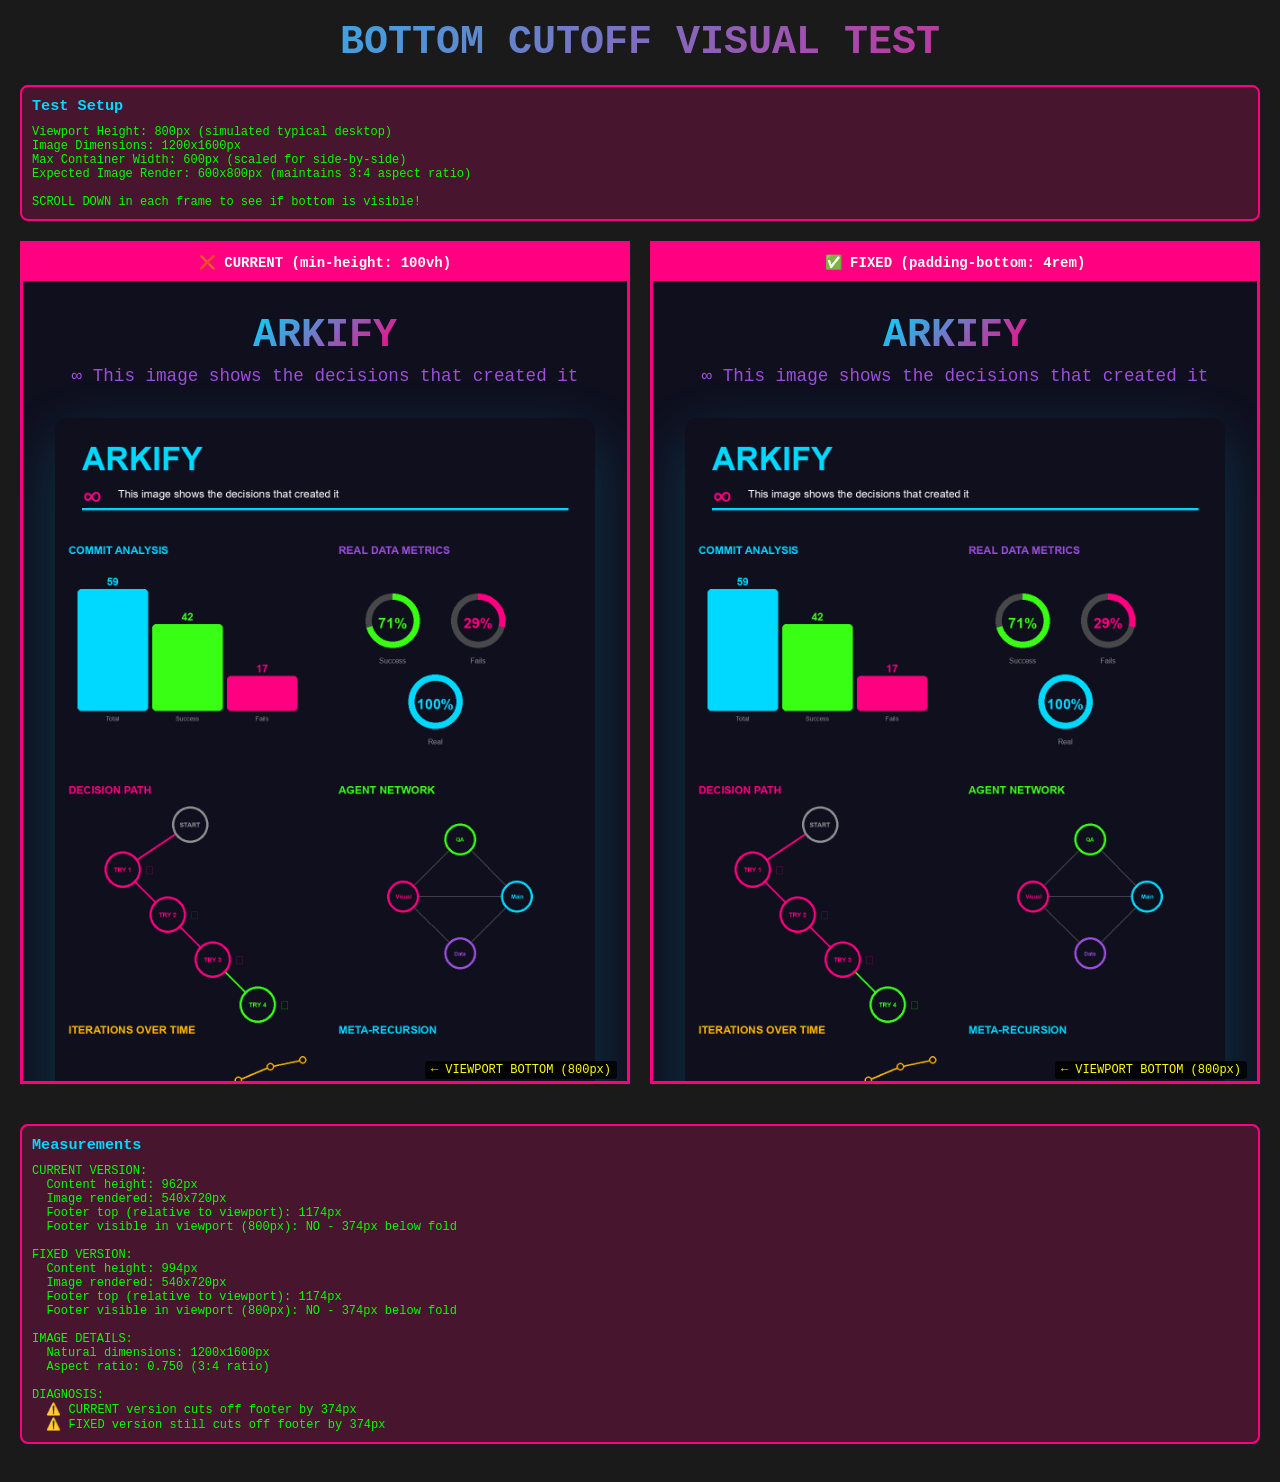
<file: landing/visual-test.html>
<!DOCTYPE html>
<html lang="en">
<head>
    <meta charset="UTF-8">
    <meta name="viewport" content="width=device-width, initial-scale=1.0">
    <title>Visual Test - Side by Side</title>
    <style>
        * { margin: 0; padding: 0; box-sizing: border-box; }
        body {
            background: #1a1a1a;
            font-family: monospace;
            color: white;
            padding: 20px;
        }
        .test-container {
            display: grid;
            grid-template-columns: 1fr 1fr;
            gap: 20px;
            margin-bottom: 40px;
        }
        .test-frame {
            border: 3px solid #FF0080;
            background: #0F0F1E;
            position: relative;
        }
        .test-frame h2 {
            background: #FF0080;
            color: white;
            padding: 10px;
            text-align: center;
            font-size: 14px;
        }
        .viewport-sim {
            height: 800px;
            overflow-y: auto;
            position: relative;
            background: #0F0F1E;
        }
        .content {
            padding: 2rem;
            display: flex;
            flex-direction: column;
            align-items: center;
            min-height: 100vh;
        }
        .content-fixed {
            padding: 2rem;
            padding-bottom: 4rem;
            display: flex;
            flex-direction: column;
            align-items: center;
            min-height: 100vh;
        }
        h1 {
            font-size: 2.5rem;
            font-weight: 700;
            background: linear-gradient(135deg, #00D9FF, #FF0080);
            -webkit-background-clip: text;
            -webkit-text-fill-color: transparent;
            margin-bottom: 0.5rem;
            text-align: center;
        }
        .tagline {
            font-size: 1.1rem;
            color: #9D4EDD;
            text-align: center;
            margin-bottom: 2rem;
        }
        .container { max-width: 600px; width: 100%; }
        .infographic {
            width: 100%;
            border-radius: 12px;
            box-shadow: 0 20px 60px rgba(0, 217, 255, 0.2);
        }
        .footer {
            margin-top: 2rem;
            text-align: center;
            color: #8E8E93;
            font-size: 0.9rem;
        }
        a { color: #00D9FF; text-decoration: none; }
        .viewport-marker {
            position: absolute;
            width: 100%;
            height: 2px;
            background: yellow;
            z-index: 1000;
            pointer-events: none;
        }
        .viewport-marker::after {
            content: '← VIEWPORT BOTTOM (800px)';
            position: absolute;
            right: 10px;
            top: -20px;
            color: yellow;
            font-size: 12px;
            background: rgba(0, 0, 0, 0.8);
            padding: 2px 6px;
            border-radius: 3px;
        }
        .stats {
            background: rgba(255, 0, 128, 0.2);
            border: 2px solid #FF0080;
            padding: 10px;
            margin: 20px 0;
            border-radius: 8px;
        }
        .stats h3 {
            color: #00D9FF;
            margin-bottom: 10px;
        }
        .stats pre {
            font-size: 12px;
            color: #00FF00;
        }
    </style>
</head>
<body>
    <h1 style="text-align: center; margin-bottom: 20px; color: #FF0080;">BOTTOM CUTOFF VISUAL TEST</h1>

    <div class="stats">
        <h3>Test Setup</h3>
        <pre>Viewport Height: 800px (simulated typical desktop)
Image Dimensions: 1200x1600px
Max Container Width: 600px (scaled for side-by-side)
Expected Image Render: 600x800px (maintains 3:4 aspect ratio)

SCROLL DOWN in each frame to see if bottom is visible!</pre>
    </div>

    <div class="test-container">
        <div class="test-frame">
            <h2>❌ CURRENT (min-height: 100vh)</h2>
            <div class="viewport-sim" id="viewport-current">
                <div class="viewport-marker" style="top: 800px;"></div>
                <div class="content">
                    <h1>ARKIFY</h1>
                    <p class="tagline">∞ This image shows the decisions that created it</p>
                    <div class="container">
                        <img src="arkify-v4.png" alt="Arkify" class="infographic">
                    </div>
                    <div class="footer">
                        <p style="background: rgba(255,0,0,0.3); padding: 10px; border-radius: 5px;">
                            🔍 BOTTOM MARKER - Can you see this?
                        </p>
                    </div>
                </div>
            </div>
        </div>

        <div class="test-frame">
            <h2>✅ FIXED (padding-bottom: 4rem)</h2>
            <div class="viewport-sim" id="viewport-fixed">
                <div class="viewport-marker" style="top: 800px;"></div>
                <div class="content-fixed">
                    <h1>ARKIFY</h1>
                    <p class="tagline">∞ This image shows the decisions that created it</p>
                    <div class="container">
                        <img src="arkify-v4.png" alt="Arkify" class="infographic">
                    </div>
                    <div class="footer">
                        <p style="background: rgba(0,255,0,0.3); padding: 10px; border-radius: 5px;">
                            🔍 BOTTOM MARKER - Can you see this?
                        </p>
                    </div>
                </div>
            </div>
        </div>
    </div>

    <div class="stats" id="measurements">
        <h3>Measurements</h3>
        <pre id="measure-output">Loading...</pre>
    </div>

    <script>
        window.addEventListener('load', () => {
            setTimeout(() => {
                const currentFrame = document.querySelector('#viewport-current .content');
                const fixedFrame = document.querySelector('#viewport-fixed .content-fixed');

                const currentImg = currentFrame.querySelector('img');
                const fixedImg = fixedFrame.querySelector('img');

                const currentFooter = currentFrame.querySelector('.footer');
                const fixedFooter = fixedFrame.querySelector('.footer');

                const currentRect = currentFooter.getBoundingClientRect();
                const fixedRect = fixedFooter.getBoundingClientRect();

                const currentImgRect = currentImg.getBoundingClientRect();
                const fixedImgRect = fixedImg.getBoundingClientRect();

                const output = `CURRENT VERSION:
  Content height: ${currentFrame.scrollHeight}px
  Image rendered: ${currentImgRect.width.toFixed(0)}x${currentImgRect.height.toFixed(0)}px
  Footer top (relative to viewport): ${currentRect.top.toFixed(0)}px
  Footer visible in viewport (800px): ${currentRect.top < 800 ? 'YES' : 'NO - ' + (currentRect.top - 800).toFixed(0) + 'px below fold'}

FIXED VERSION:
  Content height: ${fixedFrame.scrollHeight}px
  Image rendered: ${fixedImgRect.width.toFixed(0)}x${fixedImgRect.height.toFixed(0)}px
  Footer top (relative to viewport): ${fixedRect.top.toFixed(0)}px
  Footer visible in viewport (800px): ${fixedRect.top < 800 ? 'YES' : 'NO - ' + (fixedRect.top - 800).toFixed(0) + 'px below fold'}

IMAGE DETAILS:
  Natural dimensions: ${currentImg.naturalWidth}x${currentImg.naturalHeight}px
  Aspect ratio: ${(currentImg.naturalWidth / currentImg.naturalHeight).toFixed(3)} (3:4 ratio)

DIAGNOSIS:
  ${currentRect.top > 800 ? '⚠️ CURRENT version cuts off footer by ' + (currentRect.top - 800).toFixed(0) + 'px' : '✅ Footer is visible in current version'}
  ${fixedRect.top > 800 ? '⚠️ FIXED version still cuts off footer by ' + (fixedRect.top - 800).toFixed(0) + 'px' : '✅ Footer is visible in fixed version'}`;

                document.getElementById('measure-output').textContent = output;
            }, 500);
        });
    </script>
</body>
</html>
</file>
<file: landing/styles.css>
/* ===================================
   ARKIFY - DESIGN SYSTEM
   Future Dust 2025 Palette
   =================================== */

:root {
  /* Colors - Future Dust 2025 */
  --color-primary: #4A4E69;
  --color-accent: #06FFA5;
  --color-bg: #0a0a0a;
  --color-text: #F2F4F8;
  --color-text-muted: #8B92A0;
  --color-fail: #E63946;
  --color-success: #06FFA5;
  --color-warning: #FFB703;

  /* Typography */
  --font-heading: 'Montserrat', -apple-system, BlinkMacSystemFont, sans-serif;
  --font-body: 'Inter', -apple-system, BlinkMacSystemFont, sans-serif;

  /* Spacing */
  --spacing-xs: 8px;
  --spacing-sm: 16px;
  --spacing-md: 24px;
  --spacing-lg: 40px;
  --spacing-xl: 64px;
  --spacing-2xl: 96px;

  /* Layout */
  --container-width: 1400px;
  --border-radius: 12px;
  --border-radius-lg: 20px;

  /* Transitions */
  --transition-fast: 0.2s cubic-bezier(0.4, 0, 0.2, 1);
  --transition-base: 0.3s cubic-bezier(0.4, 0, 0.2, 1);
  --transition-slow: 0.5s cubic-bezier(0.4, 0, 0.2, 1);
}

/* ===================================
   RESET & BASE STYLES
   =================================== */

* {
  margin: 0;
  padding: 0;
  box-sizing: border-box;
}

html {
  scroll-behavior: smooth;
}

body {
  font-family: var(--font-body);
  font-size: 18px;
  line-height: 1.7;
  color: var(--color-text);
  background-color: var(--color-bg);
  -webkit-font-smoothing: antialiased;
  -moz-osx-font-smoothing: grayscale;
}

/* ===================================
   LAYOUT UTILITIES
   =================================== */

.container {
  max-width: var(--container-width);
  margin: 0 auto;
  padding: 0 var(--spacing-lg);
}

@media (max-width: 900px) {
  .container {
    padding: 0 var(--spacing-md);
  }
}

@media (max-width: 600px) {
  .container {
    padding: 0 var(--spacing-sm);
  }

  body {
    font-size: 16px;
  }
}

/* ===================================
   SECTION HEADERS
   =================================== */

.section-header {
  text-align: center;
  margin-bottom: var(--spacing-xl);
}

.section-title {
  font-family: var(--font-heading);
  font-size: 48px;
  font-weight: 800;
  color: var(--color-text);
  margin-bottom: var(--spacing-sm);
  letter-spacing: -0.02em;
}

.section-subtitle {
  font-size: 20px;
  color: var(--color-text-muted);
  font-weight: 400;
}

@media (max-width: 900px) {
  .section-title {
    font-size: 36px;
  }

  .section-subtitle {
    font-size: 18px;
  }
}

@media (max-width: 600px) {
  .section-title {
    font-size: 28px;
  }

  .section-subtitle {
    font-size: 16px;
  }
}

/* ===================================
   A. HERO SECTION
   =================================== */

.hero {
  position: relative;
  min-height: 100vh;
  display: flex;
  align-items: center;
  justify-content: center;
  padding: var(--spacing-2xl) 0;
  overflow: hidden;
}

.gradient-overlay {
  position: absolute;
  inset: 0;
  background: linear-gradient(180deg,
    var(--color-bg) 0%,
    rgba(74, 78, 105, 0.1) 50%,
    var(--color-bg) 100%
  );
  pointer-events: none;
  z-index: 0;
}

.hero-content {
  position: relative;
  z-index: 1;
  text-align: center;
}

/* Recursion Loop SVG */
.recursion-loop {
  margin-bottom: var(--spacing-xl);
  opacity: 0;
  transform: translateY(20px);
  animation: fadeInUp 1s var(--transition-base) forwards;
}

.loop-svg {
  width: 100%;
  max-width: 800px;
  height: auto;
  filter: drop-shadow(0 0 20px rgba(6, 255, 165, 0.3));
}

.loop-path {
  animation: dash 3s linear infinite;
}

@keyframes dash {
  to {
    stroke-dashoffset: -30;
  }
}

.pulse-marker {
  animation: pulse 2s ease-in-out infinite;
}

@keyframes pulse {
  0%, 100% {
    opacity: 1;
    transform: scale(1);
  }
  50% {
    opacity: 0.6;
    transform: scale(1.1);
  }
}

.infinity-symbol {
  animation: glow 2s ease-in-out infinite alternate;
}

@keyframes glow {
  from {
    filter: drop-shadow(0 0 5px var(--color-accent));
  }
  to {
    filter: drop-shadow(0 0 15px var(--color-accent));
  }
}

/* Hero Text */
.hero-title {
  font-family: var(--font-heading);
  font-size: 64px;
  font-weight: 800;
  line-height: 1.2;
  margin-bottom: var(--spacing-md);
  letter-spacing: -0.03em;
  opacity: 0;
  animation: fadeInUp 1s 0.3s var(--transition-base) forwards;
}

.gradient-text {
  background: linear-gradient(90deg, var(--color-accent), var(--color-primary), var(--color-accent));
  background-size: 200% auto;
  background-clip: text;
  -webkit-background-clip: text;
  -webkit-text-fill-color: transparent;
  animation: gradient-shift 3s ease infinite;
}

@keyframes gradient-shift {
  0%, 100% {
    background-position: 0% 50%;
  }
  50% {
    background-position: 100% 50%;
  }
}

.hero-subtitle {
  font-size: 24px;
  color: var(--color-text-muted);
  margin-bottom: var(--spacing-xl);
  line-height: 1.6;
  opacity: 0;
  animation: fadeInUp 1s 0.6s var(--transition-base) forwards;
}

.meta-line {
  display: block;
  color: var(--color-accent);
  font-weight: 600;
  margin-top: var(--spacing-xs);
}

@keyframes fadeInUp {
  to {
    opacity: 1;
    transform: translateY(0);
  }
}

/* CTA Button */
.cta-button {
  display: inline-flex;
  align-items: center;
  gap: var(--spacing-xs);
  padding: var(--spacing-sm) var(--spacing-lg);
  background: var(--color-accent);
  color: var(--color-bg);
  text-decoration: none;
  font-weight: 600;
  font-size: 18px;
  border-radius: var(--border-radius);
  transition: all var(--transition-base);
  opacity: 0;
  animation: fadeInUp 1s 0.9s var(--transition-base) forwards;
}

.cta-button:hover {
  transform: translateY(-2px);
  box-shadow: 0 10px 30px rgba(6, 255, 165, 0.3);
}

.cta-button:focus-visible {
  outline: 3px solid var(--color-accent);
  outline-offset: 4px;
}

@media (max-width: 900px) {
  .hero-title {
    font-size: 48px;
  }

  .hero-subtitle {
    font-size: 20px;
  }

  .loop-svg {
    max-width: 600px;
  }
}

@media (max-width: 600px) {
  .hero {
    min-height: auto;
    padding: var(--spacing-xl) 0;
  }

  .hero-title {
    font-size: 32px;
  }

  .hero-subtitle {
    font-size: 18px;
  }

  .cta-button {
    font-size: 16px;
    padding: var(--spacing-sm) var(--spacing-md);
  }

  .loop-svg {
    max-width: 100%;
  }
}

/* ===================================
   B. DECISION TREE EXPLORER
   =================================== */

.decision-tree {
  padding: var(--spacing-2xl) 0;
  background: linear-gradient(180deg, var(--color-bg) 0%, rgba(74, 78, 105, 0.05) 100%);
}

.decision-card {
  background: rgba(74, 78, 105, 0.1);
  border: 1px solid rgba(74, 78, 105, 0.3);
  border-radius: var(--border-radius-lg);
  padding: var(--spacing-lg);
  margin-bottom: var(--spacing-lg);
  transition: all var(--transition-base);
}

.decision-card:hover {
  border-color: var(--color-accent);
  box-shadow: 0 8px 30px rgba(6, 255, 165, 0.15);
}

.decision-title {
  font-family: var(--font-heading);
  font-size: 28px;
  font-weight: 700;
  color: var(--color-text);
  margin-bottom: var(--spacing-lg);
}

/* Decision Timeline */
.decision-timeline {
  display: flex;
  align-items: center;
  gap: var(--spacing-sm);
  margin-bottom: var(--spacing-md);
  overflow-x: auto;
  padding: var(--spacing-sm) 0;
}

.timeline-connector {
  height: 2px;
  flex: 1;
  min-width: 40px;
  background: linear-gradient(90deg,
    rgba(139, 146, 160, 0.3) 0%,
    rgba(139, 146, 160, 0.1) 100%
  );
}

.decision-node {
  display: flex;
  flex-direction: column;
  align-items: center;
  gap: var(--spacing-xs);
  padding: var(--spacing-sm) var(--spacing-md);
  background: rgba(74, 78, 105, 0.2);
  border: 2px solid transparent;
  border-radius: var(--border-radius);
  cursor: pointer;
  transition: all var(--transition-fast);
  min-width: 140px;
  text-align: center;
  font-family: var(--font-body);
}

.decision-node:hover {
  transform: translateY(-4px);
  box-shadow: 0 8px 20px rgba(0, 0, 0, 0.3);
}

.decision-node:focus-visible {
  outline: 3px solid var(--color-accent);
  outline-offset: 2px;
}

.decision-node.failed {
  border-color: var(--color-fail);
}

.decision-node.failed:hover {
  background: rgba(230, 57, 70, 0.1);
  box-shadow: 0 8px 20px rgba(230, 57, 70, 0.2);
}

.decision-node.success {
  border-color: var(--color-success);
}

.decision-node.success:hover {
  background: rgba(6, 255, 165, 0.1);
  box-shadow: 0 8px 20px rgba(6, 255, 165, 0.2);
}

.node-number {
  font-size: 12px;
  font-weight: 600;
  text-transform: uppercase;
  color: var(--color-text-muted);
  letter-spacing: 0.05em;
}

.node-label {
  font-size: 16px;
  font-weight: 600;
  color: var(--color-text);
}

.node-status {
  font-size: 11px;
  font-weight: 700;
  text-transform: uppercase;
  letter-spacing: 0.05em;
  padding: 4px 8px;
  border-radius: 4px;
}

.decision-node.failed .node-status {
  background: var(--color-fail);
  color: var(--color-bg);
}

.decision-node.success .node-status {
  background: var(--color-success);
  color: var(--color-bg);
}

/* Decision Details */
.decision-details {
  margin-top: var(--spacing-md);
  padding: var(--spacing-md);
  background: rgba(6, 255, 165, 0.05);
  border-left: 4px solid var(--color-accent);
  border-radius: var(--border-radius);
  display: none;
}

.decision-details.active {
  display: block;
  animation: slideDown 0.3s var(--transition-base);
}

@keyframes slideDown {
  from {
    opacity: 0;
    transform: translateY(-10px);
  }
  to {
    opacity: 1;
    transform: translateY(0);
  }
}

.detail-commit {
  font-family: 'Courier New', monospace;
  font-size: 14px;
  color: var(--color-accent);
  margin-bottom: var(--spacing-xs);
}

.detail-date {
  font-size: 14px;
  color: var(--color-text-muted);
  margin-bottom: var(--spacing-sm);
}

.detail-description {
  font-size: 16px;
  color: var(--color-text);
  line-height: 1.6;
}

@media (max-width: 900px) {
  .decision-timeline {
    flex-wrap: wrap;
  }

  .decision-node {
    min-width: 120px;
  }

  .decision-title {
    font-size: 24px;
  }
}

@media (max-width: 600px) {
  .decision-card {
    padding: var(--spacing-md);
  }

  .decision-timeline {
    flex-direction: column;
    align-items: stretch;
  }

  .timeline-connector {
    width: 2px;
    height: 20px;
    min-width: auto;
    margin: 0 auto;
  }

  .decision-node {
    width: 100%;
  }

  .decision-title {
    font-size: 20px;
  }
}

/* ===================================
   C. FAILURE GALLERY
   =================================== */

.failure-gallery {
  padding: var(--spacing-2xl) 0;
  background: var(--color-bg);
}

/* Progress Bar */
.progress-bar-container {
  margin-bottom: var(--spacing-xl);
}

.progress-bar {
  width: 100%;
  height: 40px;
  background: rgba(74, 78, 105, 0.2);
  border-radius: 20px;
  overflow: hidden;
  position: relative;
  margin-bottom: var(--spacing-sm);
}

.progress-fill {
  height: 100%;
  background: linear-gradient(90deg, var(--color-fail), var(--color-warning));
  border-radius: 20px;
  position: relative;
  transition: width 1s cubic-bezier(0.4, 0, 0.2, 1);
  animation: shimmer 2s infinite;
}

@keyframes shimmer {
  0%, 100% {
    opacity: 1;
  }
  50% {
    opacity: 0.8;
  }
}

.progress-label {
  text-align: center;
  font-size: 18px;
  color: var(--color-text-muted);
}

.progress-number {
  color: var(--color-fail);
  font-weight: 700;
}

/* Stats Grid */
.stats-grid {
  display: grid;
  grid-template-columns: repeat(auto-fit, minmax(300px, 1fr));
  gap: var(--spacing-lg);
}

.stat-card {
  background: rgba(74, 78, 105, 0.1);
  border: 1px solid rgba(74, 78, 105, 0.3);
  border-radius: var(--border-radius-lg);
  padding: var(--spacing-lg);
  text-align: center;
  transition: all var(--transition-base);
  cursor: pointer;
}

.stat-card:hover {
  transform: scale(1.05);
  border-color: var(--color-accent);
  box-shadow: 0 10px 40px rgba(6, 255, 165, 0.2);
}

.stat-icon {
  font-size: 48px;
  margin-bottom: var(--spacing-sm);
  filter: grayscale(0.3);
}

.stat-title {
  font-size: 16px;
  font-weight: 600;
  color: var(--color-text-muted);
  text-transform: uppercase;
  letter-spacing: 0.05em;
  margin-bottom: var(--spacing-xs);
}

.stat-value {
  font-family: var(--font-heading);
  font-size: 32px;
  font-weight: 800;
  color: var(--color-accent);
  margin-bottom: var(--spacing-xs);
}

.stat-detail {
  font-size: 16px;
  color: var(--color-text-muted);
}

@media (max-width: 900px) {
  .stats-grid {
    grid-template-columns: 1fr;
    gap: var(--spacing-md);
  }

  .stat-value {
    font-size: 28px;
  }
}

/* ===================================
   D. AGENT AUTONOMY SPECTRUM
   =================================== */

.autonomy-spectrum {
  padding: var(--spacing-2xl) 0;
  background: linear-gradient(180deg, var(--color-bg) 0%, rgba(74, 78, 105, 0.05) 100%);
}

.autonomy-chart {
  display: flex;
  flex-direction: column;
  gap: var(--spacing-lg);
}

.autonomy-bar {
  position: relative;
}

.bar-label {
  display: flex;
  justify-content: space-between;
  align-items: center;
  margin-bottom: var(--spacing-xs);
}

.bar-name {
  font-size: 18px;
  font-weight: 600;
  color: var(--color-text);
}

.bar-percentage {
  font-family: var(--font-heading);
  font-size: 20px;
  font-weight: 700;
  color: var(--color-accent);
}

.bar-track {
  width: 100%;
  height: 30px;
  background: rgba(74, 78, 105, 0.2);
  border-radius: 15px;
  overflow: hidden;
  position: relative;
}

.bar-fill {
  height: 100%;
  background: linear-gradient(90deg,
    rgba(139, 146, 160, 0.5) 0%,
    var(--color-primary) 50%,
    var(--color-accent) 100%
  );
  border-radius: 15px;
  transition: width 1s cubic-bezier(0.4, 0, 0.2, 1);
  position: relative;
  overflow: hidden;
}

.bar-fill::after {
  content: '';
  position: absolute;
  top: 0;
  left: -100%;
  width: 100%;
  height: 100%;
  background: linear-gradient(90deg,
    transparent,
    rgba(255, 255, 255, 0.3),
    transparent
  );
  animation: shine 2s infinite;
}

@keyframes shine {
  to {
    left: 200%;
  }
}

/* Tooltip */
.bar-tooltip {
  position: absolute;
  top: 100%;
  left: 0;
  margin-top: var(--spacing-xs);
  padding: var(--spacing-sm);
  background: rgba(74, 78, 105, 0.95);
  border: 1px solid var(--color-accent);
  border-radius: var(--border-radius);
  font-size: 14px;
  line-height: 1.5;
  color: var(--color-text);
  opacity: 0;
  pointer-events: none;
  transition: opacity var(--transition-fast);
  z-index: 10;
  max-width: 300px;
}

.autonomy-bar:hover .bar-tooltip {
  opacity: 1;
}

@media (max-width: 900px) {
  .bar-name {
    font-size: 16px;
  }

  .bar-percentage {
    font-size: 18px;
  }
}

@media (max-width: 600px) {
  .autonomy-chart {
    gap: var(--spacing-md);
  }

  .bar-track {
    height: 24px;
  }

  .bar-tooltip {
    position: static;
    opacity: 0;
    margin-top: var(--spacing-xs);
  }

  .autonomy-bar:focus-within .bar-tooltip {
    opacity: 1;
  }
}

/* ===================================
   E. LIVE META COUNTER
   =================================== */

.meta-counter {
  padding: var(--spacing-2xl) 0;
  background: var(--color-bg);
  position: relative;
}

.meta-display {
  text-align: center;
  padding: var(--spacing-xl);
  background: rgba(74, 78, 105, 0.1);
  border: 2px solid var(--color-accent);
  border-radius: var(--border-radius-lg);
  position: relative;
  overflow: hidden;
}

.meta-display::before {
  content: '';
  position: absolute;
  top: 0;
  left: -100%;
  width: 100%;
  height: 100%;
  background: linear-gradient(90deg,
    transparent,
    rgba(6, 255, 165, 0.1),
    transparent
  );
  animation: scan 3s infinite;
}

@keyframes scan {
  to {
    left: 200%;
  }
}

.recursion-level {
  display: flex;
  align-items: center;
  justify-content: center;
  gap: var(--spacing-sm);
  margin-bottom: var(--spacing-md);
}

.level-label {
  font-size: 24px;
  font-weight: 600;
  color: var(--color-text);
}

.level-number {
  font-family: var(--font-heading);
  font-size: 64px;
  font-weight: 800;
  color: var(--color-accent);
  animation: pulse-glow 2s ease-in-out infinite;
  text-shadow: 0 0 20px rgba(6, 255, 165, 0.5);
}

@keyframes pulse-glow {
  0%, 100% {
    transform: scale(1);
    text-shadow: 0 0 20px rgba(6, 255, 165, 0.5);
  }
  50% {
    transform: scale(1.05);
    text-shadow: 0 0 40px rgba(6, 255, 165, 0.8);
  }
}

.meta-explanation {
  font-size: 18px;
  color: var(--color-text-muted);
  line-height: 1.7;
  margin-bottom: var(--spacing-lg);
  font-style: italic;
}

/* Scroll Indicator */
.scroll-indicator {
  max-width: 600px;
  margin: 0 auto;
}

.scroll-bar {
  width: 100%;
  height: 8px;
  background: rgba(74, 78, 105, 0.3);
  border-radius: 4px;
  overflow: hidden;
  margin-bottom: var(--spacing-xs);
}

.scroll-progress {
  height: 100%;
  background: linear-gradient(90deg, var(--color-primary), var(--color-accent));
  border-radius: 4px;
  width: 0%;
  transition: width 0.1s linear;
}

.scroll-label {
  font-size: 14px;
  color: var(--color-text-muted);
  text-align: center;
}

@media (max-width: 900px) {
  .level-number {
    font-size: 48px;
  }

  .level-label {
    font-size: 20px;
  }

  .meta-explanation {
    font-size: 16px;
  }
}

@media (max-width: 600px) {
  .meta-display {
    padding: var(--spacing-md);
  }

  .recursion-level {
    flex-direction: column;
    gap: var(--spacing-xs);
  }

  .level-number {
    font-size: 40px;
  }

  .level-label {
    font-size: 18px;
  }

  .meta-explanation {
    font-size: 15px;
  }
}

/* ===================================
   FOOTER
   =================================== */

.footer {
  padding: var(--spacing-xl) 0;
  background: rgba(74, 78, 105, 0.05);
  border-top: 1px solid rgba(74, 78, 105, 0.3);
}

.footer-text {
  text-align: center;
  font-size: 16px;
  line-height: 1.7;
  color: var(--color-text-muted);
  margin-bottom: var(--spacing-md);
}

.footer-text strong {
  color: var(--color-accent);
  font-weight: 700;
}

.footer-meta {
  display: flex;
  justify-content: center;
  align-items: center;
  gap: var(--spacing-md);
  flex-wrap: wrap;
}

.commit-badge,
.fail-badge,
.phase-badge {
  display: inline-block;
  padding: var(--spacing-xs) var(--spacing-sm);
  background: rgba(74, 78, 105, 0.3);
  border-radius: var(--border-radius);
  font-size: 14px;
  font-weight: 600;
  font-family: 'Courier New', monospace;
}

.commit-badge {
  color: var(--color-text);
}

.fail-badge {
  color: var(--color-fail);
}

.phase-badge {
  color: var(--color-accent);
}

@media (max-width: 600px) {
  .footer-meta {
    flex-direction: column;
    gap: var(--spacing-xs);
  }
}

/* ===================================
   ACCESSIBILITY
   =================================== */

/* Focus visible styles */
*:focus-visible {
  outline: 3px solid var(--color-accent);
  outline-offset: 2px;
}

/* Reduced motion support */
@media (prefers-reduced-motion: reduce) {
  *,
  *::before,
  *::after {
    animation-duration: 0.01ms !important;
    animation-iteration-count: 1 !important;
    transition-duration: 0.01ms !important;
  }

  .traveling-particle,
  .loop-path,
  .pulse-marker,
  .infinity-symbol,
  .gradient-text {
    animation: none !important;
  }

  html {
    scroll-behavior: auto;
  }
}

/* High contrast mode support */
@media (prefers-contrast: high) {
  :root {
    --color-text: #FFFFFF;
    --color-bg: #000000;
    --color-accent: #00FF00;
  }

  .decision-node,
  .stat-card,
  .autonomy-bar {
    border-width: 3px;
  }
}

/* Screen reader only content */
.sr-only {
  position: absolute;
  width: 1px;
  height: 1px;
  padding: 0;
  margin: -1px;
  overflow: hidden;
  clip: rect(0, 0, 0, 0);
  white-space: nowrap;
  border-width: 0;
}
</file>
